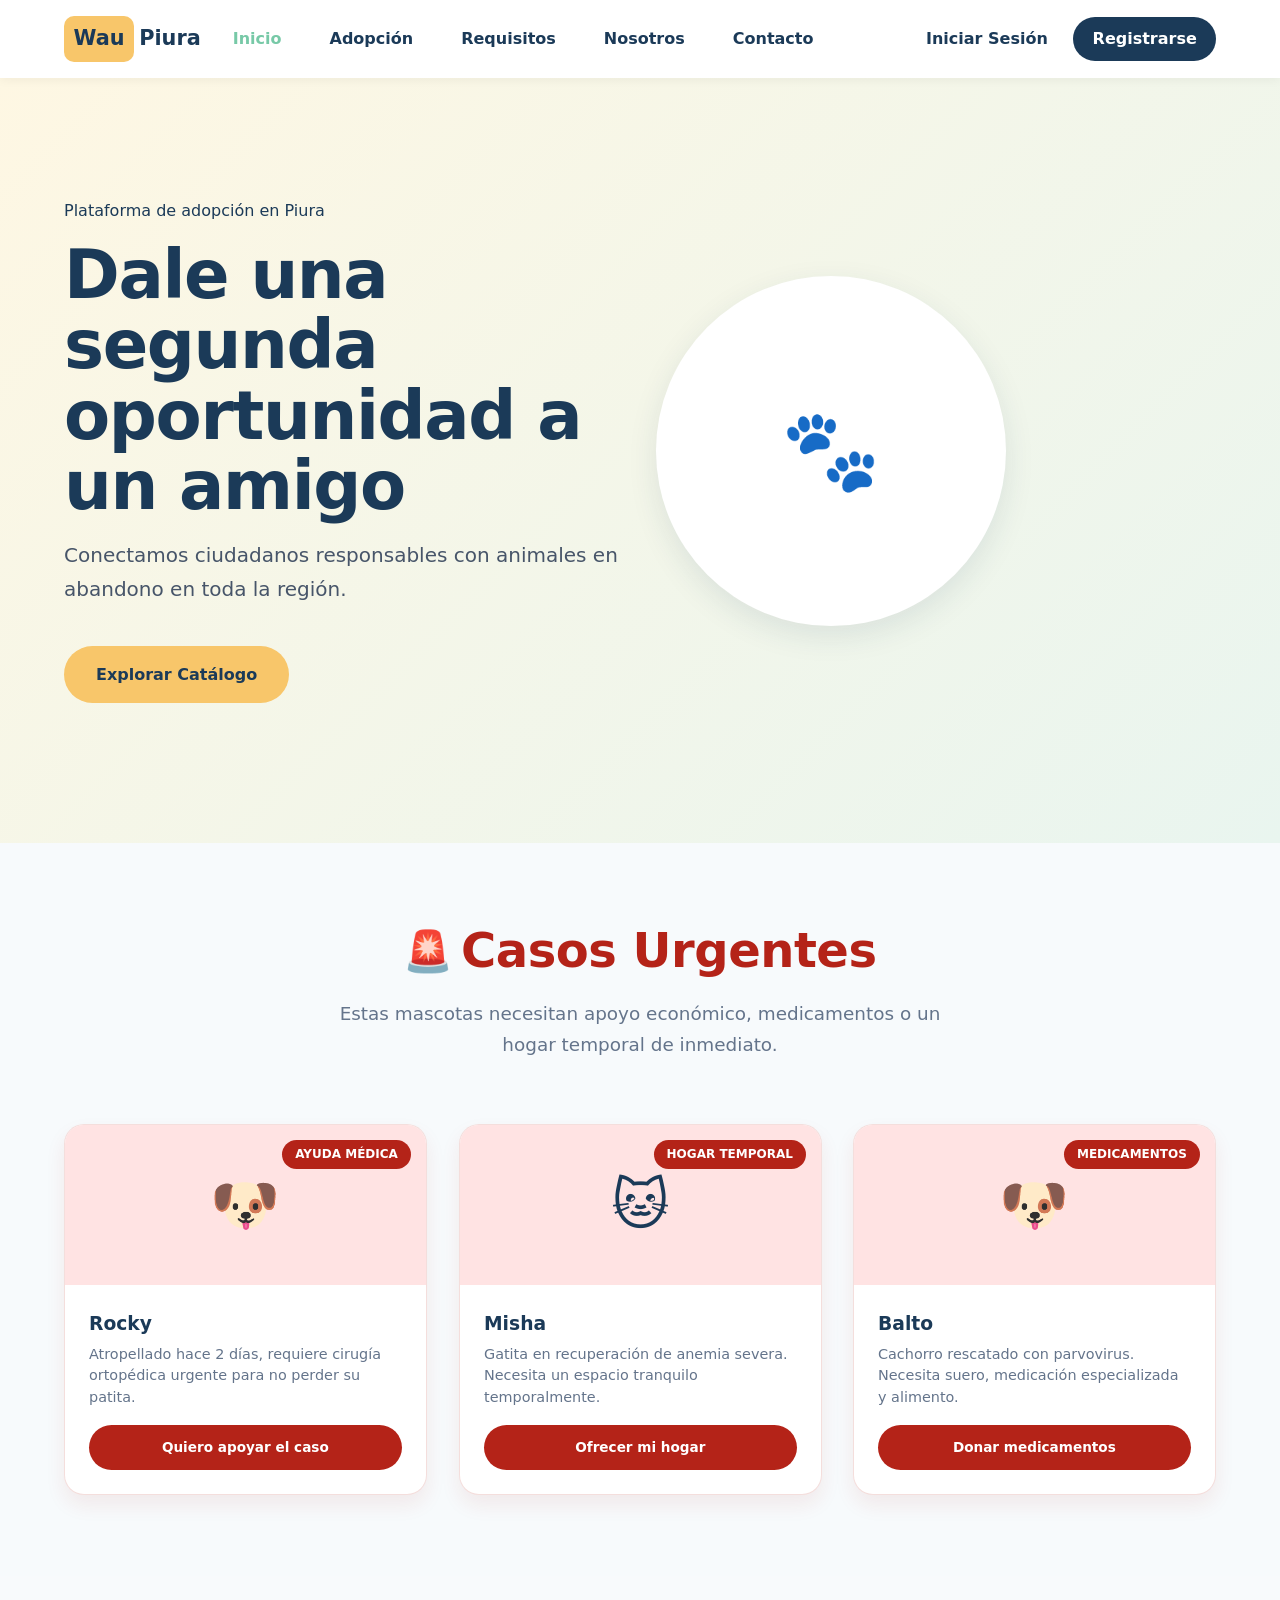
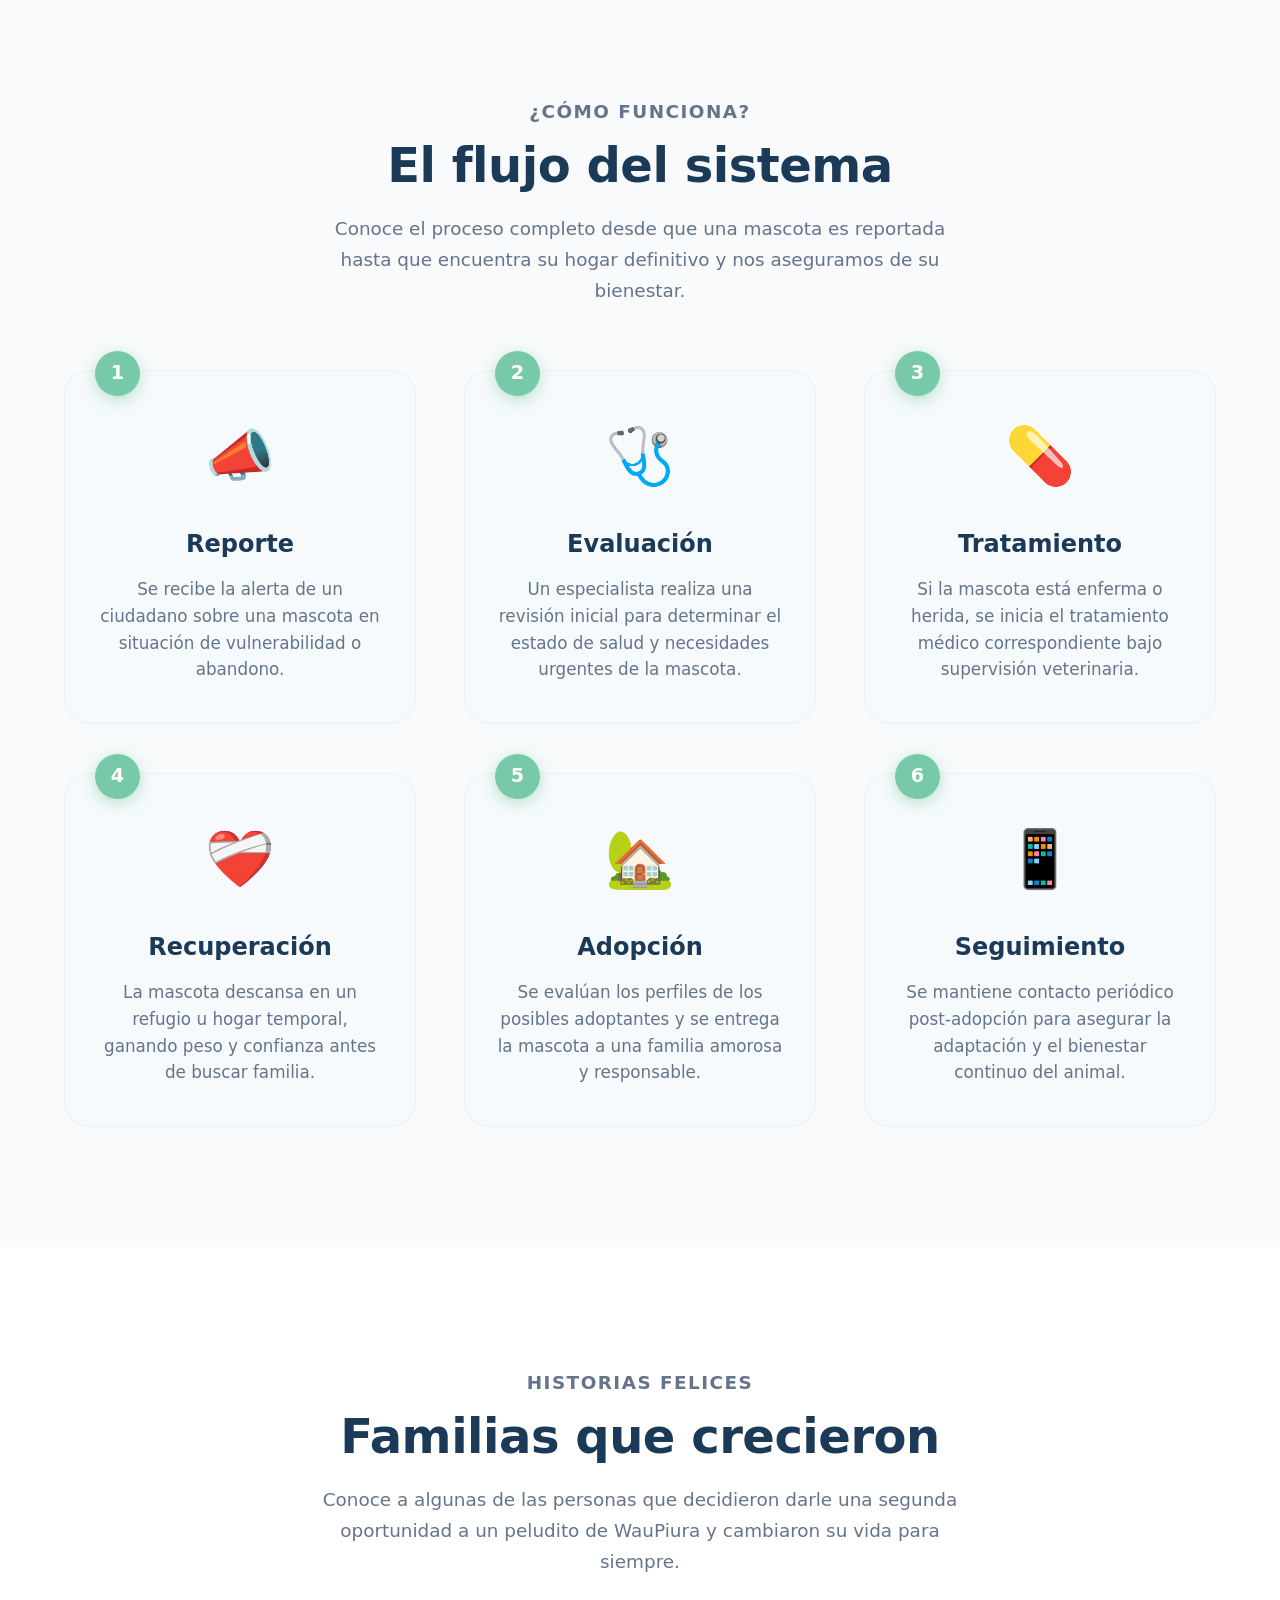
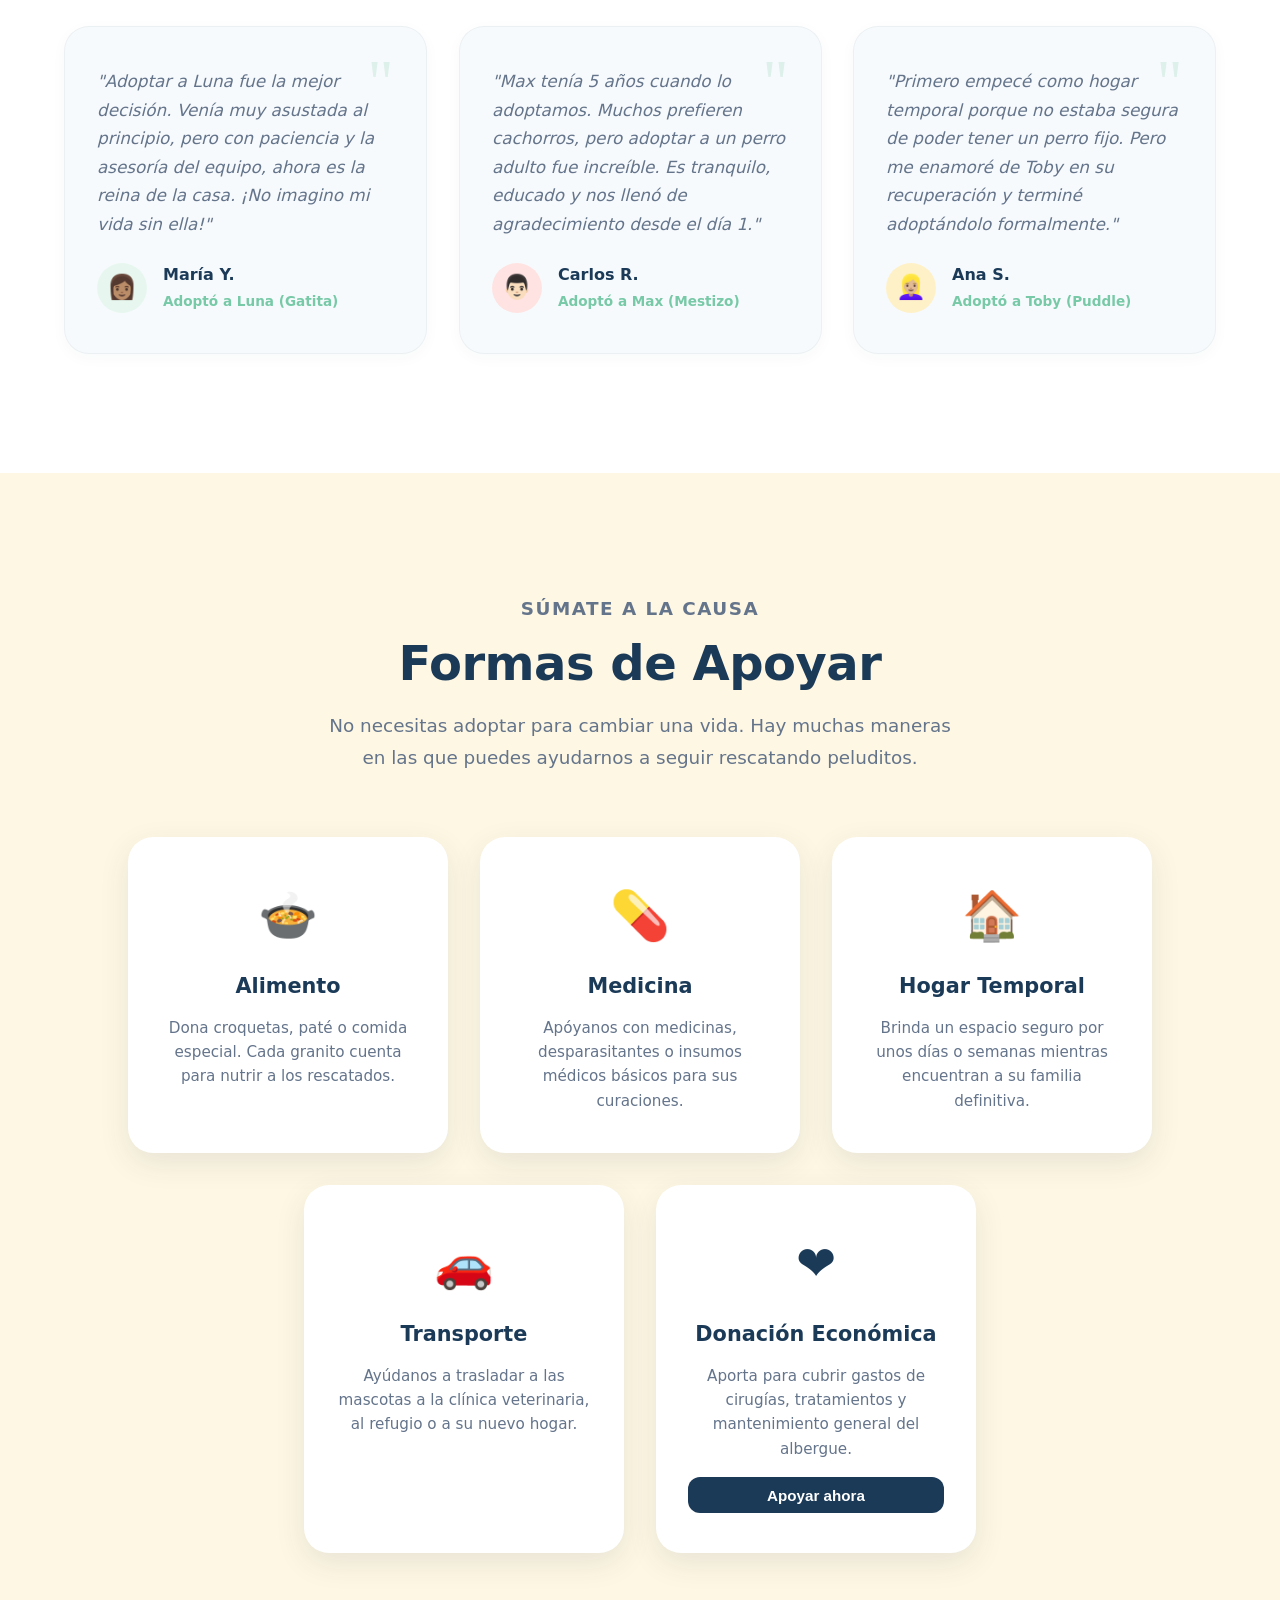
<file: views/index.html>
<!DOCTYPE html>
<html lang="es">
<head>
  <meta charset="UTF-8">
  <meta name="viewport" content="width=device-width, initial-scale=1.0">
  <meta name="description" content="WauPiura es la plataforma de adopción de mascotas en Piura. Dale una segunda oportunidad a un amigo y conecta con animales en abandono.">
  <title>Inicio | WauPiura</title>
  <link rel="preconnect" href="https://fonts.googleapis.com">
  <link rel="preconnect" href="https://fonts.gstatic.com" crossorigin>
  <link href="https://fonts.googleapis.com/css2?family=Nunito:wght@400;600;700;800;900&display=swap" rel="stylesheet">
  <link rel="stylesheet" href="../styles/style.css">
  <link rel="stylesheet" href="../styles/inicio.css">
</head>
<body>
  <header>
    <div class="container navbar">
      <div class="nav-left">
        <a href="index.html" class="logo"><span>Wau</span>Piura</a>
        <nav>
          <a href="index.html" class="active-link">Inicio</a>
          <a href="catalogo.html">Adopción</a>
          <a href="requisitos.html">Requisitos</a>
          <a href="nosotros.html">Nosotros</a>
          <a href="contacto.html">Contacto</a>
        </nav>
      </div>
      <div class="nav-auth">
        <a href="iniciar-sesion.html" class="btn-login">Iniciar Sesión</a>
        <a href="registro.html" class="btn-register">Registrarse</a>
      </div>
    </div>
  </header>

  <main>
    <section class="hero-carousel">
      <div class="carousel-container">
        <div class="slide active">
          <div class="container slide-content">
            <div class="hero-text">
              <p>Plataforma de adopción en Piura</p>
              <h1>Dale una segunda oportunidad a un amigo</h1>
              <p class="lead">Conectamos ciudadanos responsables con animales en abandono en toda la región.</p>
              <a href="catalogo.html" class="cta-button">Explorar Catálogo</a>
            </div>
            <div class="hero-visual-placeholder">
              <div class="decorative-circle">
                <span style="font-size: 5rem;">🐾</span>
              </div>
            </div>
          </div>
        </div>
      </div>
    </section>

    <section class="urgent-cases-section container">
      <div class="section-header text-center">
        <h2 style="color: #B42318; display: flex; align-items: center; justify-content: center; gap: 0.5rem;">
          <span style="font-size: 2.5rem;">🚨</span> Casos Urgentes
        </h2>
        <p>Estas mascotas necesitan apoyo económico, medicamentos o un hogar temporal de inmediato.</p>
      </div>

      <div class="urgent-grid">
        <div class="urgent-card">
          <div class="urgent-image">
            <span style="font-size: 3.5rem;">🐶</span>
            <div class="urgent-badge">Ayuda médica</div>
          </div>
          <div class="urgent-content">
            <h3 style="color: var(--azul-oscuro); margin-bottom: 0.3rem;">Rocky</h3>
            <p style="color: #64748B; font-size: 0.9rem; margin-bottom: 1rem; line-height: 1.5;">Atropellado hace 2 días, requiere cirugía ortopédica urgente para no perder su patita.</p>
            <a href="contacto.html" class="btn-primary" style="background: #B42318; width: 100%; text-align: center; font-size: 0.85rem;">Quiero apoyar el caso</a>
          </div>
        </div>

        <div class="urgent-card">
          <div class="urgent-image">
            <span style="font-size: 3.5rem;">🐱</span>
            <div class="urgent-badge">Hogar temporal</div>
          </div>
          <div class="urgent-content">
            <h3 style="color: var(--azul-oscuro); margin-bottom: 0.3rem;">Misha</h3>
            <p style="color: #64748B; font-size: 0.9rem; margin-bottom: 1rem; line-height: 1.5;">Gatita en recuperación de anemia severa. Necesita un espacio tranquilo temporalmente.</p>
            <a href="contacto.html" class="btn-primary" style="background: #B42318; width: 100%; text-align: center; font-size: 0.85rem;">Ofrecer mi hogar</a>
          </div>
        </div>

        <div class="urgent-card">
          <div class="urgent-image">
            <span style="font-size: 3.5rem;">🐶</span>
            <div class="urgent-badge">Medicamentos</div>
          </div>
          <div class="urgent-content">
            <h3 style="color: var(--azul-oscuro); margin-bottom: 0.3rem;">Balto</h3>
            <p style="color: #64748B; font-size: 0.9rem; margin-bottom: 1rem; line-height: 1.5;">Cachorro rescatado con parvovirus. Necesita suero, medicación especializada y alimento.</p>
            <a href="contacto.html" class="btn-primary" style="background: #B42318; width: 100%; text-align: center; font-size: 0.85rem;">Donar medicamentos</a>
          </div>
        </div>
      </div>
    </section>

    <section class="workflow-section">
      <div class="container">
        <div class="section-header text-center">
          <p class="eyebrow">¿Cómo funciona?</p>
          <h2>El flujo del sistema</h2>
          <p>Conoce el proceso completo desde que una mascota es reportada hasta que encuentra su hogar definitivo y nos aseguramos de su bienestar.</p>
        </div>

        <div class="workflow-grid">
          <div class="workflow-step">
            <div class="step-number">1</div>
            <div class="step-icon">📣</div>
            <h3>Reporte</h3>
            <p>Se recibe la alerta de un ciudadano sobre una mascota en situación de vulnerabilidad o abandono.</p>
          </div>
          
          <div class="workflow-step">
            <div class="step-number">2</div>
            <div class="step-icon">🩺</div>
            <h3>Evaluación</h3>
            <p>Un especialista realiza una revisión inicial para determinar el estado de salud y necesidades urgentes de la mascota.</p>
          </div>

          <div class="workflow-step">
            <div class="step-number">3</div>
            <div class="step-icon">💊</div>
            <h3>Tratamiento</h3>
            <p>Si la mascota está enferma o herida, se inicia el tratamiento médico correspondiente bajo supervisión veterinaria.</p>
          </div>

          <div class="workflow-step">
            <div class="step-number">4</div>
            <div class="step-icon">❤️‍🩹</div>
            <h3>Recuperación</h3>
            <p>La mascota descansa en un refugio u hogar temporal, ganando peso y confianza antes de buscar familia.</p>
          </div>

          <div class="workflow-step">
            <div class="step-number">5</div>
            <div class="step-icon">🏡</div>
            <h3>Adopción</h3>
            <p>Se evalúan los perfiles de los posibles adoptantes y se entrega la mascota a una familia amorosa y responsable.</p>
          </div>

          <div class="workflow-step">
            <div class="step-number">6</div>
            <div class="step-icon">📱</div>
            <h3>Seguimiento</h3>
            <p>Se mantiene contacto periódico post-adopción para asegurar la adaptación y el bienestar continuo del animal.</p>
          </div>
        </div>
      </div>
    </section>

    <section class="testimonials-section">
      <div class="container">
        <div class="section-header text-center" style="margin-bottom: 2rem;">
          <p class="eyebrow">Historias Felices</p>
          <h2>Familias que crecieron</h2>
          <p>Conoce a algunas de las personas que decidieron darle una segunda oportunidad a un peludito de WauPiura y cambiaron su vida para siempre.</p>
        </div>

        <div class="testimonials-grid">
          <div class="testimonial-card">
            <div class="quote-icon">"</div>
            <p class="testimonial-text">"Adoptar a Luna fue la mejor decisión. Venía muy asustada al principio, pero con paciencia y la asesoría del equipo, ahora es la reina de la casa. ¡No imagino mi vida sin ella!"</p>
            <div class="testimonial-author">
              <div class="author-avatar" style="background: #E7F7EF;">👩🏽</div>
              <div class="author-info">
                <h4>María Y.</h4>
                <p>Adoptó a Luna (Gatita)</p>
              </div>
            </div>
          </div>

          <div class="testimonial-card">
            <div class="quote-icon">"</div>
            <p class="testimonial-text">"Max tenía 5 años cuando lo adoptamos. Muchos prefieren cachorros, pero adoptar a un perro adulto fue increíble. Es tranquilo, educado y nos llenó de agradecimiento desde el día 1."</p>
            <div class="testimonial-author">
              <div class="author-avatar" style="background: #FFE3E3;">👨🏻</div>
              <div class="author-info">
                <h4>Carlos R.</h4>
                <p>Adoptó a Max (Mestizo)</p>
              </div>
            </div>
          </div>

          <div class="testimonial-card">
            <div class="quote-icon">"</div>
            <p class="testimonial-text">"Primero empecé como hogar temporal porque no estaba segura de poder tener un perro fijo. Pero me enamoré de Toby en su recuperación y terminé adoptándolo formalmente."</p>
            <div class="testimonial-author">
              <div class="author-avatar" style="background: #FFF1C7;">👱🏼‍♀️</div>
              <div class="author-info">
                <h4>Ana S.</h4>
                <p>Adoptó a Toby (Puddle)</p>
              </div>
            </div>
          </div>
        </div>
      </div>
    </section>

    <section class="support-section">
      <div class="container">
        <div class="section-header text-center">
          <p class="eyebrow">Súmate a la causa</p>
          <h2>Formas de Apoyar</h2>
          <p>No necesitas adoptar para cambiar una vida. Hay muchas maneras en las que puedes ayudarnos a seguir rescatando peluditos.</p>
        </div>

        <div class="support-grid">
          <div class="support-card">
            <div class="support-icon">🍲</div>
            <h3>Alimento</h3>
            <p>Dona croquetas, paté o comida especial. Cada granito cuenta para nutrir a los rescatados.</p>
          </div>

          <div class="support-card">
            <div class="support-icon">💊</div>
            <h3>Medicina</h3>
            <p>Apóyanos con medicinas, desparasitantes o insumos médicos básicos para sus curaciones.</p>
          </div>

          <div class="support-card">
            <div class="support-icon">🏠</div>
            <h3>Hogar Temporal</h3>
            <p>Brinda un espacio seguro por unos días o semanas mientras encuentran a su familia definitiva.</p>
          </div>

          <div class="support-card">
            <div class="support-icon">🚗</div>
            <h3>Transporte</h3>
            <p>Ayúdanos a trasladar a las mascotas a la clínica veterinaria, al refugio o a su nuevo hogar.</p>
          </div>

          <div class="support-card">
            <div class="support-icon">❤️</div>
            <h3>Donación Económica</h3>
            <p>Aporta para cubrir gastos de cirugías, tratamientos y mantenimiento general del albergue.</p>
            <button class="btn-register" style="margin-top: 1rem; width: 100%; border-radius: 12px; font-size: 0.95rem;" onclick="alert('Gracias por tu intención de apoyar. Esta es una demostración visual sin pasarela de pagos conectada.')">Apoyar ahora</button>
          </div>
        </div>
      </div>
    </section>
  </main>
  <script src="../scripts/index.js"></script>
</body>
</html>
</file>
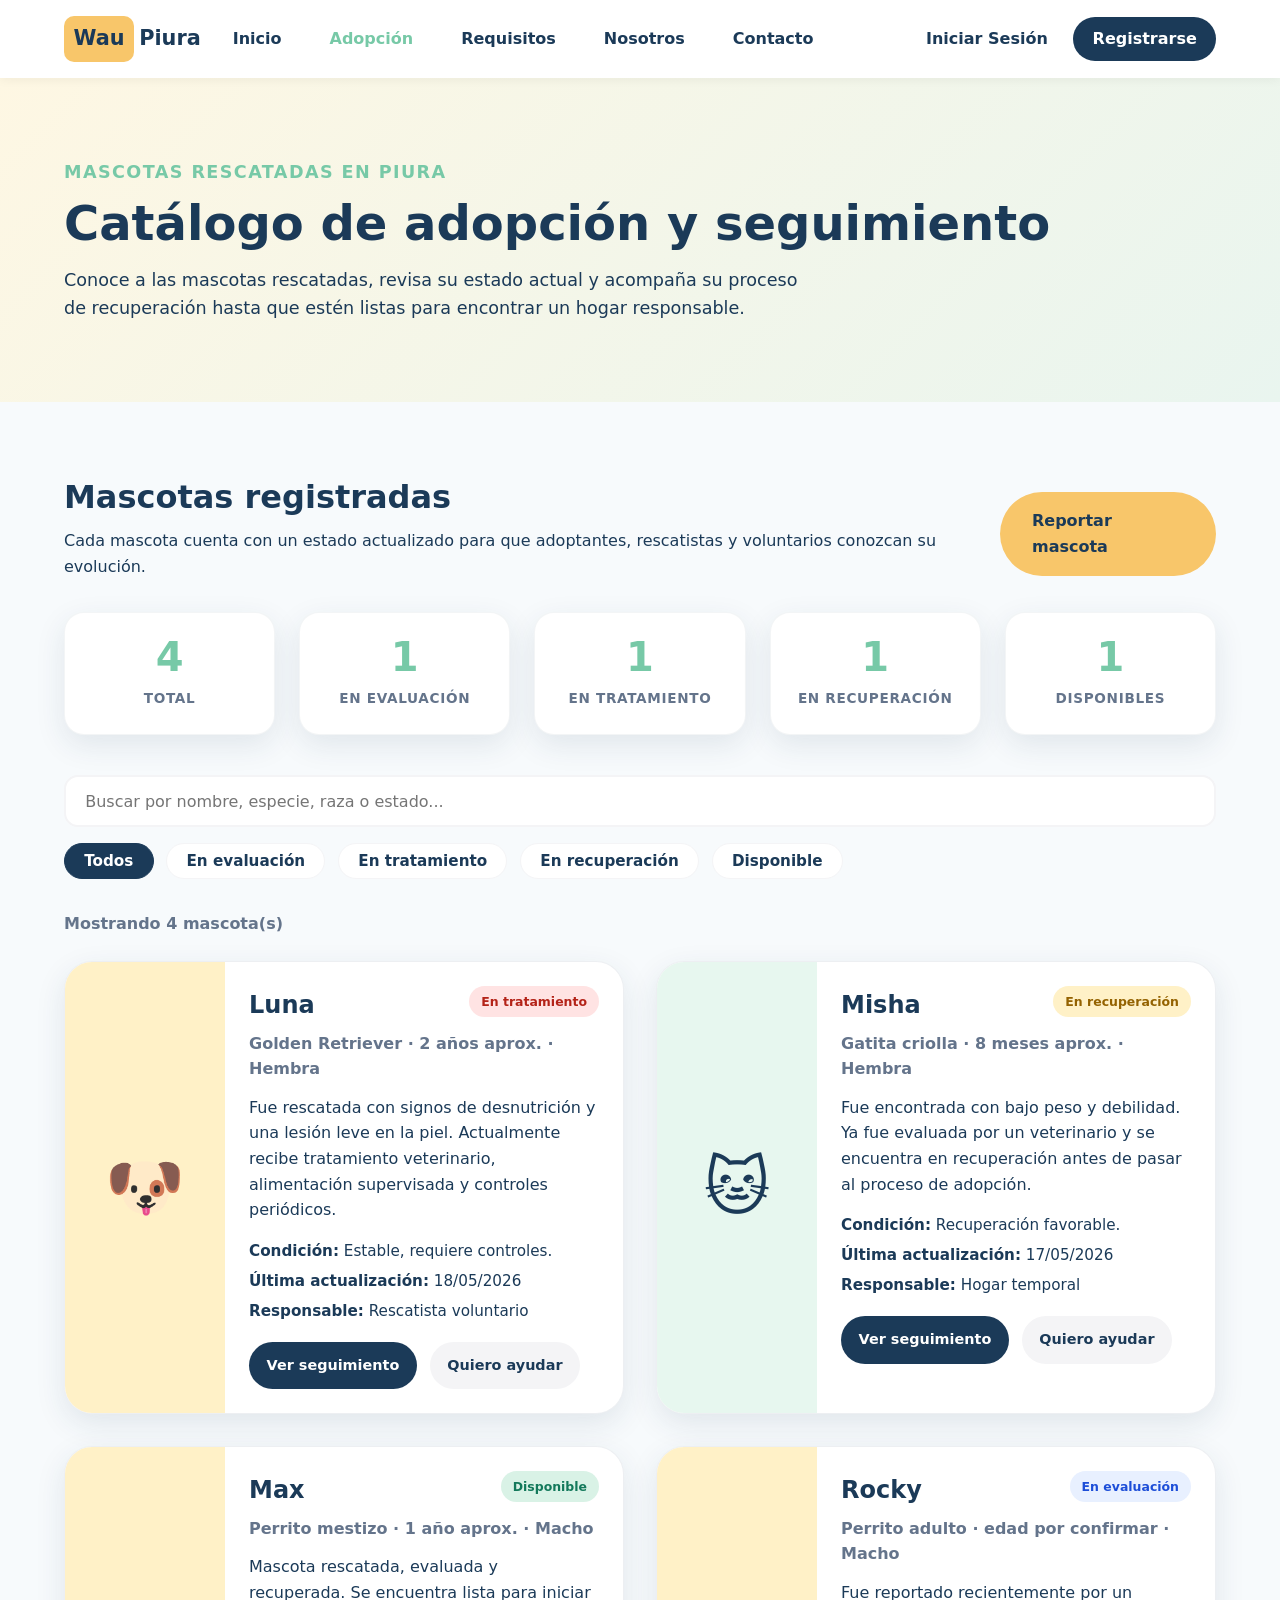
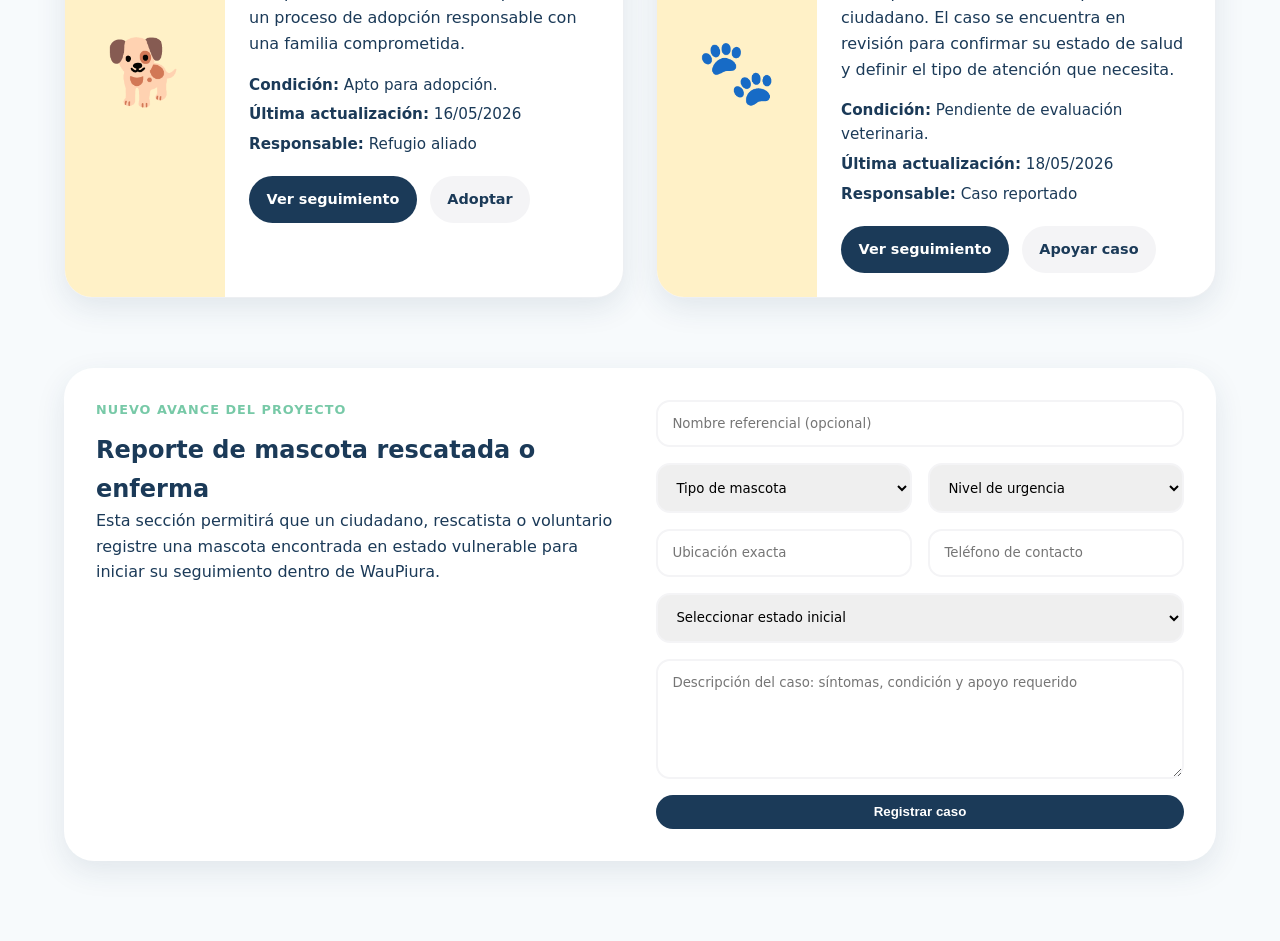
<file: views/catalogo.html>
<!DOCTYPE html>
<html lang="es">
<head>
  <meta charset="UTF-8">
  <meta name="viewport" content="width=device-width, initial-scale=1.0">
  <meta name="description" content="Explora el catálogo de mascotas rescatadas en Piura. Conoce su estado, evolución y anímate a adoptar o ayudar.">
  <link rel="preconnect" href="https://fonts.googleapis.com">
  <link rel="preconnect" href="https://fonts.gstatic.com" crossorigin>
  <link href="https://fonts.googleapis.com/css2?family=Nunito:wght@400;600;700;800;900&display=swap" rel="stylesheet">
  <title>Catálogo | WauPiura</title>
  <link rel="stylesheet" href="../styles/style.css">
  <link rel="stylesheet" href="../styles/catalogo.css">
</head>

<body>
  <header>
    <div class="container navbar">
      <div class="nav-left">
        <a href="index.html" class="logo"><span>Wau</span>Piura</a>

        <nav>
          <a href="index.html">Inicio</a>
          <a href="catalogo.html" class="active-link">Adopción</a>
          <a href="requisitos.html">Requisitos</a>
          <a href="nosotros.html">Nosotros</a>
          <a href="contacto.html">Contacto</a>
        </nav>
      </div>

      <div class="nav-auth">
        <a href="iniciar-sesion.html" class="btn-login">Iniciar Sesión</a>
        <a href="registro.html" class="btn-register">Registrarse</a>
      </div>
    </div>
  </header>

  <main>
    <section class="catalog-hero">
      <div class="container">
        <p class="eyebrow">Mascotas rescatadas en Piura</p>

        <h1>Catálogo de adopción y seguimiento</h1>

        <p>
          Conoce a las mascotas rescatadas, revisa su estado actual y acompaña su proceso
          de recuperación hasta que estén listas para encontrar un hogar responsable.
        </p>
      </div>
    </section>

    <section class="container catalog-section">
      <div class="catalog-toolbar">
        <div>
          <h2>Mascotas registradas</h2>

          <p>
            Cada mascota cuenta con un estado actualizado para que adoptantes, rescatistas
            y voluntarios conozcan su evolución.
          </p>
        </div>

        <a href="#reportar" class="cta-button">Reportar mascota</a>
      </div>

      <div class="catalog-summary">
        <div class="summary-card">
          <span class="summary-number" id="count-todos">0</span>
          <span class="summary-label">Total</span>
        </div>
        <div class="summary-card">
          <span class="summary-number" id="count-evaluacion">0</span>
          <span class="summary-label">En evaluación</span>
        </div>
        <div class="summary-card">
          <span class="summary-number" id="count-tratamiento">0</span>
          <span class="summary-label">En tratamiento</span>
        </div>
        <div class="summary-card">
          <span class="summary-number" id="count-recuperacion">0</span>
          <span class="summary-label">En recuperación</span>
        </div>
        <div class="summary-card">
          <span class="summary-number" id="count-disponible">0</span>
          <span class="summary-label">Disponibles</span>
        </div>
      </div>

      <div class="catalog-search">
        <input type="text" id="pet-search" class="search-input" placeholder="Buscar por nombre, especie, raza o estado...">
      </div>

      <div class="catalog-filters">
        <button class="filter-btn active-filter" data-filter="todos">Todos</button>
        <button class="filter-btn" data-filter="evaluacion">En evaluación</button>
        <button class="filter-btn" data-filter="tratamiento">En tratamiento</button>
        <button class="filter-btn" data-filter="recuperacion">En recuperación</button>
        <button class="filter-btn" data-filter="disponible">Disponible</button>
      </div>

      <div class="results-counter" style="margin-bottom: 1.5rem; font-weight: 600; color: #64748B;">
        Mostrando <span id="visible-count">0</span> mascota(s)
      </div>

      <div class="pet-grid">
        <article class="pet-card" data-status="tratamiento">
          <div class="pet-image pet-dog">🐶</div>

          <div class="pet-content">
            <div class="pet-header">
              <h3>Luna</h3>
              <span class="status-badge status-treatment">En tratamiento</span>
            </div>

            <p class="pet-meta">Golden Retriever · 2 años aprox. · Hembra</p>

            <p>
              Fue rescatada con signos de desnutrición y una lesión leve en la piel.
              Actualmente recibe tratamiento veterinario, alimentación supervisada
              y controles periódicos.
            </p>

            <ul class="pet-details">
              <li><strong>Condición:</strong> Estable, requiere controles.</li>
              <li><strong>Última actualización:</strong> 18/05/2026</li>
              <li><strong>Responsable:</strong> Rescatista voluntario</li>
            </ul>

            <div class="pet-actions">
              <a href="seguimiento.html" class="btn-primary">Ver seguimiento</a>
              <a href="registro.html" class="btn-secondary">Quiero ayudar</a>
            </div>
          </div>
        </article>

        <article class="pet-card" data-status="recuperacion">
          <div class="pet-image pet-cat">🐱</div>

          <div class="pet-content">
            <div class="pet-header">
              <h3>Misha</h3>
              <span class="status-badge status-recovery">En recuperación</span>
            </div>

            <p class="pet-meta">Gatita criolla · 8 meses aprox. · Hembra</p>

            <p>
              Fue encontrada con bajo peso y debilidad. Ya fue evaluada por un veterinario
              y se encuentra en recuperación antes de pasar al proceso de adopción.
            </p>

            <ul class="pet-details">
              <li><strong>Condición:</strong> Recuperación favorable.</li>
              <li><strong>Última actualización:</strong> 17/05/2026</li>
              <li><strong>Responsable:</strong> Hogar temporal</li>
            </ul>

            <div class="pet-actions">
              <a href="seguimiento.html" class="btn-primary">Ver seguimiento</a>
              <a href="registro.html" class="btn-secondary">Quiero ayudar</a>
            </div>
          </div>
        </article>

        <article class="pet-card" data-status="disponible">
          <div class="pet-image pet-dog">🐕</div>

          <div class="pet-content">
            <div class="pet-header">
              <h3>Max</h3>
              <span class="status-badge status-available">Disponible</span>
            </div>

            <p class="pet-meta">Perrito mestizo · 1 año aprox. · Macho</p>

            <p>
              Mascota rescatada, evaluada y recuperada. Se encuentra lista para iniciar
              un proceso de adopción responsable con una familia comprometida.
            </p>

            <ul class="pet-details">
              <li><strong>Condición:</strong> Apto para adopción.</li>
              <li><strong>Última actualización:</strong> 16/05/2026</li>
              <li><strong>Responsable:</strong> Refugio aliado</li>
            </ul>

            <div class="pet-actions">
              <a href="seguimiento.html" class="btn-primary">Ver seguimiento</a>
              <a href="registro.html" class="btn-secondary">Adoptar</a>
            </div>
          </div>
        </article>

        <article class="pet-card" data-status="evaluacion">
          <div class="pet-image pet-dog">🐾</div>

          <div class="pet-content">
            <div class="pet-header">
              <h3>Rocky</h3>
              <span class="status-badge status-review">En evaluación</span>
            </div>

            <p class="pet-meta">Perrito adulto · edad por confirmar · Macho</p>

            <p>
              Fue reportado recientemente por un ciudadano. El caso se encuentra en revisión
              para confirmar su estado de salud y definir el tipo de atención que necesita.
            </p>

            <ul class="pet-details">
              <li><strong>Condición:</strong> Pendiente de evaluación veterinaria.</li>
              <li><strong>Última actualización:</strong> 18/05/2026</li>
              <li><strong>Responsable:</strong> Caso reportado</li>
            </ul>

            <div class="pet-actions">
              <a href="seguimiento.html" class="btn-primary">Ver seguimiento</a>
              <a href="registro.html" class="btn-secondary">Apoyar caso</a>
            </div>
          </div>
        </article>
      </div>

      <div id="no-results" class="no-results" style="display: none;">
        <h3>No se encontraron mascotas 🐾</h3>
        <p>Intenta con otros términos de búsqueda o selecciona otro filtro de estado.</p>
      </div>
    </section>

    <section id="reportar" class="container report-section">
      <div class="report-card">
        <div>
          <p class="eyebrow">Nuevo avance del proyecto</p>

          <h2>Reporte de mascota rescatada o enferma</h2>

          <p>
            Esta sección permitirá que un ciudadano, rescatista o voluntario registre una
            mascota encontrada en estado vulnerable para iniciar su seguimiento dentro de WauPiura.
          </p>
        </div>

        <form class="report-form" novalidate>
          <input type="text" placeholder="Nombre referencial (opcional)">

          <div class="form-row">
            <select required>
              <option value="">Tipo de mascota</option>
              <option>Perro</option>
              <option>Gato</option>
              <option>Otro</option>
            </select>

            <select required>
              <option value="">Nivel de urgencia</option>
              <option>Alta</option>
              <option>Media</option>
              <option>Baja</option>
            </select>
          </div>

          <div class="form-row">
            <input type="text" placeholder="Ubicación exacta" required>
            <input type="tel" placeholder="Teléfono de contacto" required>
          </div>

          <select required>
            <option value="">Seleccionar estado inicial</option>
            <option>Rescatado</option>
            <option>En evaluación veterinaria</option>
            <option>En tratamiento</option>
            <option>En recuperación</option>
          </select>

          <textarea placeholder="Descripción del caso: síntomas, condición y apoyo requerido" required></textarea>

          <button type="submit" class="btn-register">Registrar caso</button>
        </form>
      </div>
    </section>
  </main>
  <script src="../scripts/index.js"></script>
</body>
</html>
</file>
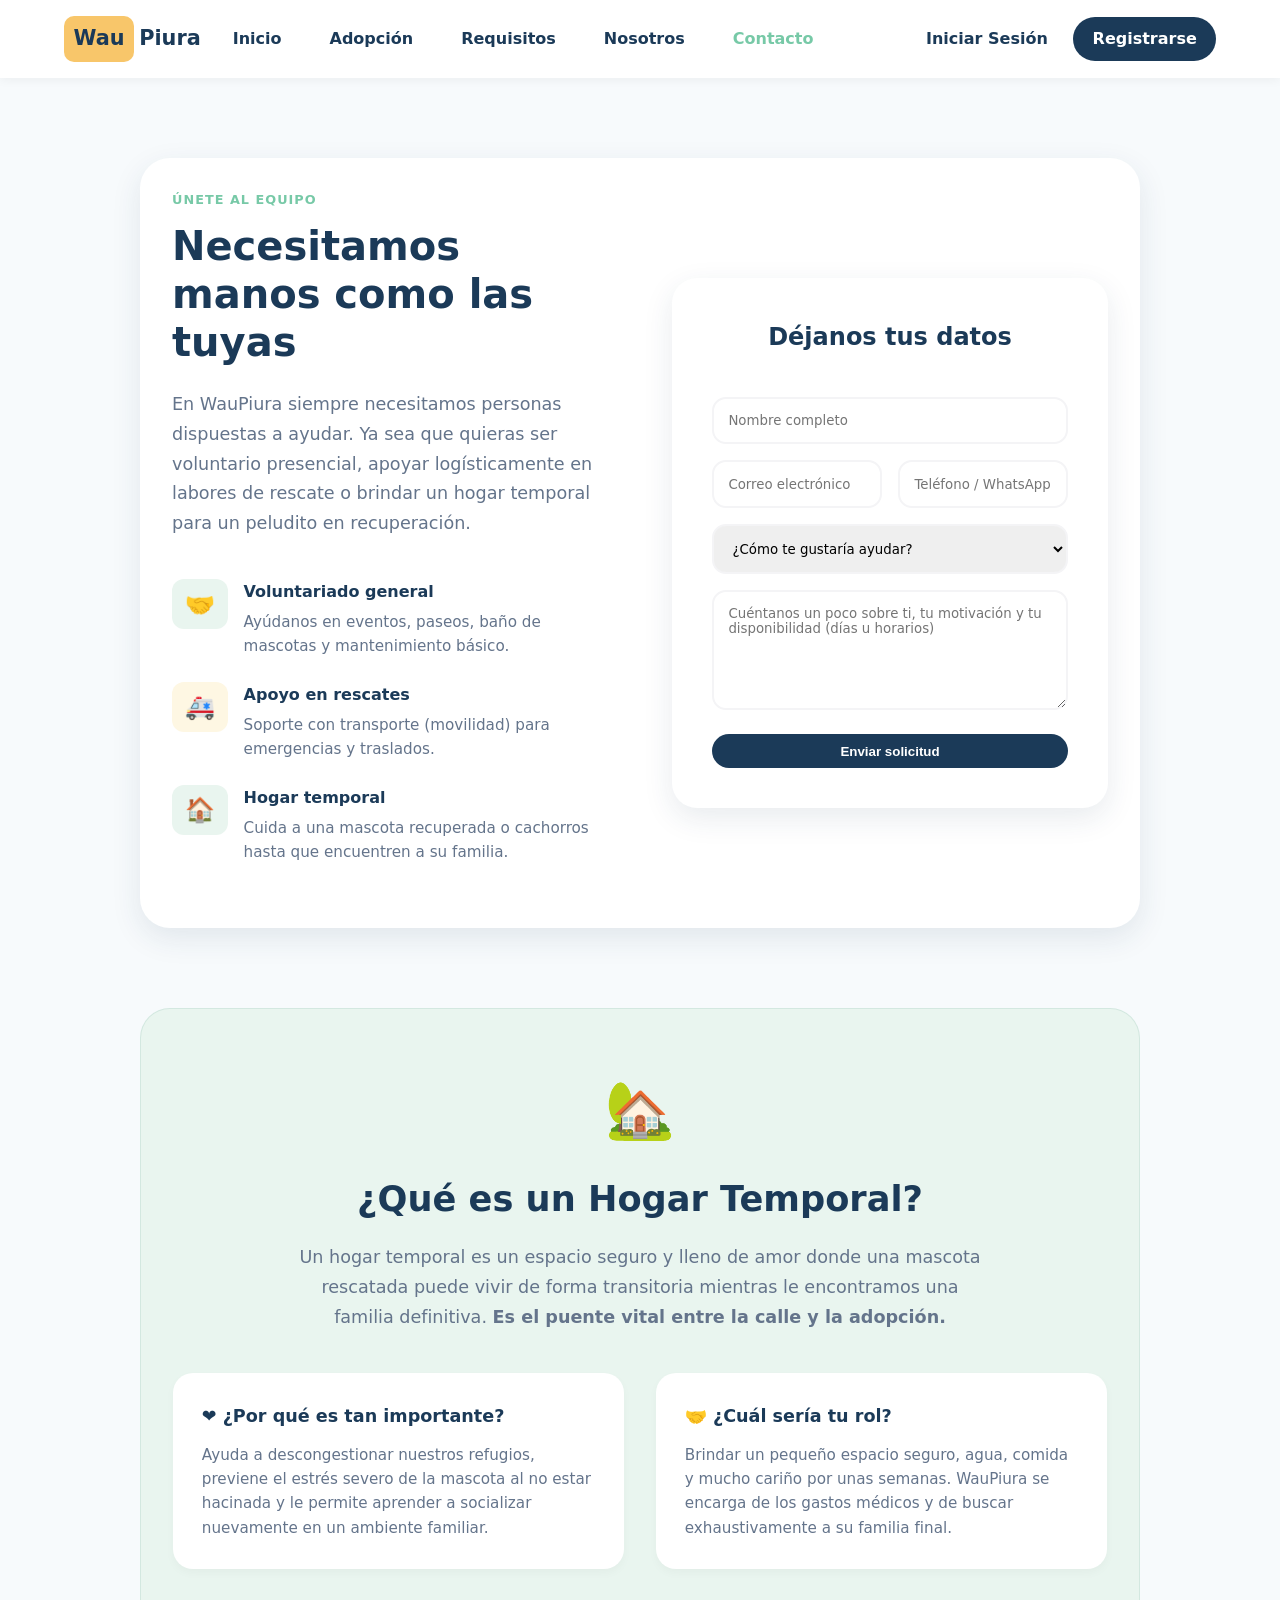
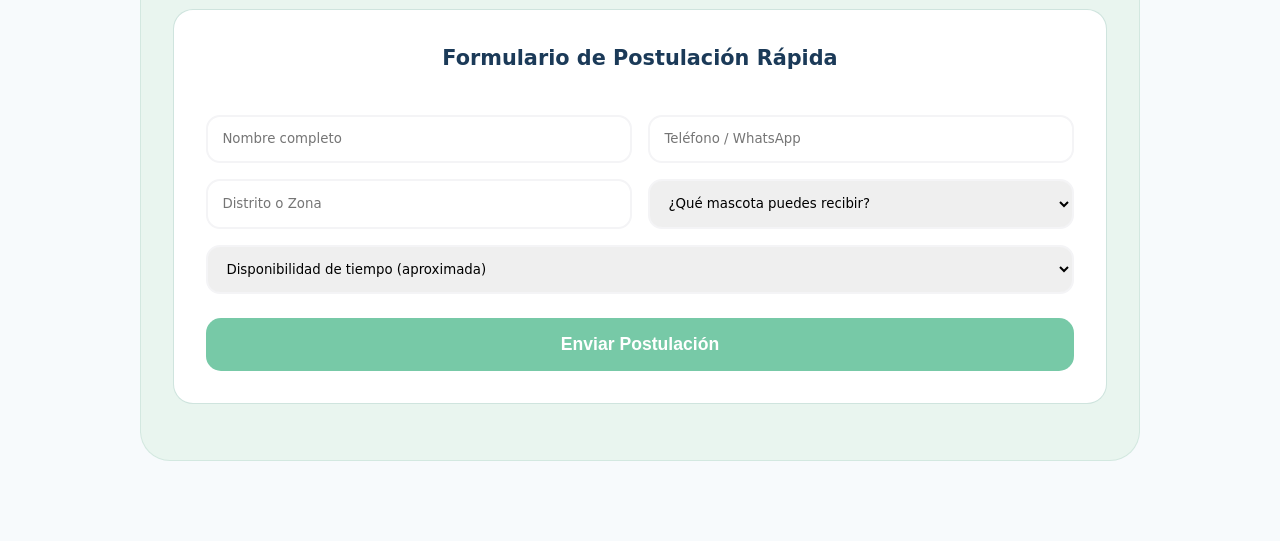
<file: views/contacto.html>
<!DOCTYPE html>
<html lang="es">
<head>
  <meta charset="UTF-8">
  <meta name="viewport" content="width=device-width, initial-scale=1.0">
  <meta name="description" content="Contáctanos para ser voluntario, apoyar rescates o brindar un hogar temporal en WauPiura.">
  <title>Contacto y Voluntariado | WauPiura</title>
  <link rel="stylesheet" href="../styles/style.css">
</head>
<body>
  <header>
    <div class="container navbar">
      <div class="nav-left">
        <a href="index.html" class="logo"><span>Wau</span>Piura</a>
        <nav>
          <a href="index.html">Inicio</a>
          <a href="catalogo.html">Adopción</a>
          <a href="requisitos.html">Requisitos</a>
          <a href="nosotros.html">Nosotros</a>
          <a href="contacto.html" class="active-link">Contacto</a>
        </nav>
      </div>
      <div class="nav-auth">
        <a href="iniciar-sesion.html" class="btn-login">Iniciar Sesión</a>
        <a href="registro.html" class="btn-register">Registrarse</a>
      </div>
    </div>
  </header>

  <main>
    <section class="container" style="padding: 80px 0;">
      <div class="report-card" style="max-width: 1000px; margin: 0 auto; display: grid; grid-template-columns: 1fr 1fr; align-items: center; gap: 4rem;">
        
        <div>
          <p class="eyebrow">Únete al equipo</p>
          <h1 style="font-size: 2.5rem; color: var(--azul-oscuro); margin-bottom: 1.5rem; line-height: 1.2;">Necesitamos manos como las tuyas</h1>
          <p style="color: #64748B; font-size: 1.1rem; line-height: 1.7; margin-bottom: 2.5rem;">
            En WauPiura siempre necesitamos personas dispuestas a ayudar. Ya sea que quieras ser voluntario presencial, apoyar logísticamente en labores de rescate o brindar un hogar temporal para un peludito en recuperación.
          </p>
          
          <ul style="list-style: none; padding: 0; display: grid; gap: 1.5rem; margin-bottom: 2rem;">
            <li style="display: flex; gap: 1rem; align-items: flex-start;">
              <span style="font-size: 1.5rem; background: #E9F5EF; padding: 0.8rem; border-radius: 12px; line-height: 1;">🤝</span>
              <div>
                <h4 style="color: var(--azul-oscuro); margin-bottom: 0.3rem;">Voluntariado general</h4>
                <p style="color: #64748B; font-size: 0.95rem;">Ayúdanos en eventos, paseos, baño de mascotas y mantenimiento básico.</p>
              </div>
            </li>
            <li style="display: flex; gap: 1rem; align-items: flex-start;">
              <span style="font-size: 1.5rem; background: #FEF7E3; padding: 0.8rem; border-radius: 12px; line-height: 1;">🚑</span>
              <div>
                <h4 style="color: var(--azul-oscuro); margin-bottom: 0.3rem;">Apoyo en rescates</h4>
                <p style="color: #64748B; font-size: 0.95rem;">Soporte con transporte (movilidad) para emergencias y traslados.</p>
              </div>
            </li>
            <li style="display: flex; gap: 1rem; align-items: flex-start;">
              <span style="font-size: 1.5rem; background: #E9F5EF; padding: 0.8rem; border-radius: 12px; line-height: 1;">🏠</span>
              <div>
                <h4 style="color: var(--azul-oscuro); margin-bottom: 0.3rem;">Hogar temporal</h4>
                <p style="color: #64748B; font-size: 0.95rem;">Cuida a una mascota recuperada o cachorros hasta que encuentren a su familia.</p>
              </div>
            </li>
          </ul>
        </div>

        <form class="report-form" id="contact-form" novalidate style="background: var(--blanco); padding: 2.5rem; border-radius: 25px; box-shadow: var(--sombra);">
          <h3 style="color: var(--azul-oscuro); margin-bottom: 1.5rem; font-size: 1.5rem; text-align: center;">Déjanos tus datos</h3>
          
          <input type="text" placeholder="Nombre completo" required name="nombre">
          
          <div class="form-row">
            <input type="email" placeholder="Correo electrónico" required name="correo">
            <input type="tel" placeholder="Teléfono / WhatsApp" required name="telefono">
          </div>

          <select required name="interes">
            <option value="">¿Cómo te gustaría ayudar?</option>
            <option value="voluntariado">Quiero ser voluntario(a)</option>
            <option value="rescates">Quiero apoyar en rescates</option>
            <option value="temporal">Puedo ser hogar temporal</option>
            <option value="otro">Otra forma de ayuda</option>
          </select>

          <textarea placeholder="Cuéntanos un poco sobre ti, tu motivación y tu disponibilidad (días u horarios)" required name="mensaje" style="height: 120px;"></textarea>

          <button type="submit" class="btn-register" style="width: 100%; margin-top: 0.5rem;">Enviar solicitud</button>
        </form>

      </div>
    </section>

    <section class="container" style="padding-bottom: 80px; max-width: 1000px; margin: 0 auto;">
      <div style="background: #E9F5EF; border-radius: 30px; padding: 3.5rem 2rem; text-align: center; border: 1px solid rgba(19, 121, 91, 0.1);">
        <span style="font-size: 3.5rem; display: block; margin-bottom: 1rem;">🏡</span>
        <h2 style="font-size: 2.2rem; color: var(--azul-oscuro); margin-bottom: 1rem;">¿Qué es un Hogar Temporal?</h2>
        
        <p style="color: #64748B; font-size: 1.1rem; line-height: 1.7; margin-bottom: 2.5rem; max-width: 700px; margin-inline: auto;">
          Un hogar temporal es un espacio seguro y lleno de amor donde una mascota rescatada puede vivir de forma transitoria mientras le encontramos una familia definitiva. 
          <strong>Es el puente vital entre la calle y la adopción.</strong>
        </p>

        <div style="display: grid; grid-template-columns: repeat(auto-fit, minmax(280px, 1fr)); gap: 2rem; text-align: left; margin-bottom: 2.5rem;">
          <div style="background: var(--blanco); padding: 1.8rem; border-radius: 20px; box-shadow: 0 4px 10px rgba(0,0,0,0.03);">
            <h4 style="color: var(--azul-oscuro); margin-bottom: 0.8rem; font-size: 1.1rem;">❤️ ¿Por qué es tan importante?</h4>
            <p style="color: #64748B; font-size: 0.95rem;">Ayuda a descongestionar nuestros refugios, previene el estrés severo de la mascota al no estar hacinada y le permite aprender a socializar nuevamente en un ambiente familiar.</p>
          </div>
          <div style="background: var(--blanco); padding: 1.8rem; border-radius: 20px; box-shadow: 0 4px 10px rgba(0,0,0,0.03);">
            <h4 style="color: var(--azul-oscuro); margin-bottom: 0.8rem; font-size: 1.1rem;">🤝 ¿Cuál sería tu rol?</h4>
            <p style="color: #64748B; font-size: 0.95rem;">Brindar un pequeño espacio seguro, agua, comida y mucho cariño por unas semanas. WauPiura se encarga de los gastos médicos y de buscar exhaustivamente a su familia final.</p>
          </div>
        </div>

        <form id="foster-form" class="report-form" novalidate style="background: var(--blanco); padding: 2rem; border-radius: 20px; text-align: left; margin-top: 1.5rem; border: 1px solid rgba(19, 121, 91, 0.2);">
          <h3 style="color: var(--azul-oscuro); margin-bottom: 1.5rem; font-size: 1.3rem; text-align: center;">Formulario de Postulación Rápida</h3>
          
          <div class="form-row">
            <input type="text" placeholder="Nombre completo" required name="foster-nombre">
            <input type="tel" placeholder="Teléfono / WhatsApp" required name="foster-telefono">
          </div>

          <div class="form-row">
            <input type="text" placeholder="Distrito o Zona" required name="foster-distrito">
            <select required name="foster-tipo">
              <option value="">¿Qué mascota puedes recibir?</option>
              <option value="perros">Perros (Adultos/Jóvenes)</option>
              <option value="cachorros">Cachorros</option>
              <option value="gatos">Gatos</option>
              <option value="gatitos">Gatitos bebé</option>
              <option value="cualquiera">Cualquiera</option>
            </select>
          </div>

          <select required name="foster-disponibilidad">
            <option value="">Disponibilidad de tiempo (aproximada)</option>
            <option value="dias">Unos pocos días (emergencia)</option>
            <option value="semanas">1 a 3 semanas</option>
            <option value="mes">1 mes o más</option>
            <option value="indefinido">Hasta que sea adoptado</option>
          </select>

          <button type="submit" class="btn-primary" style="background: var(--verde-menta-oscuro); color: var(--blanco); font-size: 1.1rem; padding: 1rem; width: 100%; border: none; cursor: pointer; border-radius: 15px; margin-top: 0.5rem;">Enviar Postulación</button>
        </form>
      </div>
    </section>
  </main>

  <script>
    document.addEventListener('DOMContentLoaded', () => {
      const contactForm = document.getElementById('contact-form');
      if (contactForm) {
        const msgContainer = document.createElement('div');
        msgContainer.style.marginTop = '1rem';
        msgContainer.style.fontWeight = '700';
        msgContainer.style.fontSize = '0.95rem';
        msgContainer.style.display = 'none';
        msgContainer.style.textAlign = 'center';
        contactForm.appendChild(msgContainer);

        contactForm.addEventListener('submit', (e) => {
          e.preventDefault();
          
          const requiredFields = contactForm.querySelectorAll('[required]');
          let isValid = true;

          requiredFields.forEach(field => field.classList.remove('input-error'));

          requiredFields.forEach(field => {
            const val = field.value.trim();
            if (!val) {
              isValid = false;
              field.classList.add('input-error');
            } else if (field.type === 'tel') {
              const phoneRegex = /^[0-9\s\+]+$/;
              if (!phoneRegex.test(val) || val.replace(/\s/g, '').length < 6) {
                isValid = false;
                field.classList.add('input-error');
              }
            } else if (field.type === 'email') {
              if (!val.includes('@')) {
                isValid = false;
                field.classList.add('input-error');
              }
            }
          });

          if (!isValid) {
            msgContainer.style.color = '#B42318';
            msgContainer.textContent = 'Por favor, revisa los campos marcados en rojo.';
            msgContainer.style.display = 'block';
          } else {
            msgContainer.style.color = '#13795B';
            msgContainer.textContent = '¡Gracias por sumarte! Te contactaremos por WhatsApp o correo muy pronto.';
            msgContainer.style.display = 'block';
            setTimeout(() => {
              contactForm.reset();
              msgContainer.style.display = 'none';
            }, 5000);
          }
        });
      }

      // Validacion para el formulario de hogar temporal
      const fosterForm = document.getElementById('foster-form');
      if (fosterForm) {
        const msgContainer2 = document.createElement('div');
        msgContainer2.style.marginTop = '1rem';
        msgContainer2.style.fontWeight = '700';
        msgContainer2.style.fontSize = '0.95rem';
        msgContainer2.style.display = 'none';
        msgContainer2.style.textAlign = 'center';
        fosterForm.appendChild(msgContainer2);

        fosterForm.addEventListener('submit', (e) => {
          e.preventDefault();
          
          const requiredFields = fosterForm.querySelectorAll('[required]');
          let isValid = true;

          requiredFields.forEach(field => field.classList.remove('input-error'));

          requiredFields.forEach(field => {
            const val = field.value.trim();
            if (!val) {
              isValid = false;
              field.classList.add('input-error');
            } else if (field.type === 'tel') {
              const phoneRegex = /^[0-9\s\+]+$/;
              if (!phoneRegex.test(val) || val.replace(/\s/g, '').length < 6) {
                isValid = false;
                field.classList.add('input-error');
              }
            }
          });

          if (!isValid) {
            msgContainer2.style.color = '#B42318';
            msgContainer2.textContent = 'Por favor, completa todos los campos.';
            msgContainer2.style.display = 'block';
          } else {
            msgContainer2.style.color = '#13795B';
            msgContainer2.textContent = '¡Excelente! Tu postulación como hogar temporal fue enviada con éxito.';
            msgContainer2.style.display = 'block';
            setTimeout(() => {
              fosterForm.reset();
              msgContainer2.style.display = 'none';
            }, 5000);
          }
        });
      }
    });
  </script>
</body>
</html>
</file>
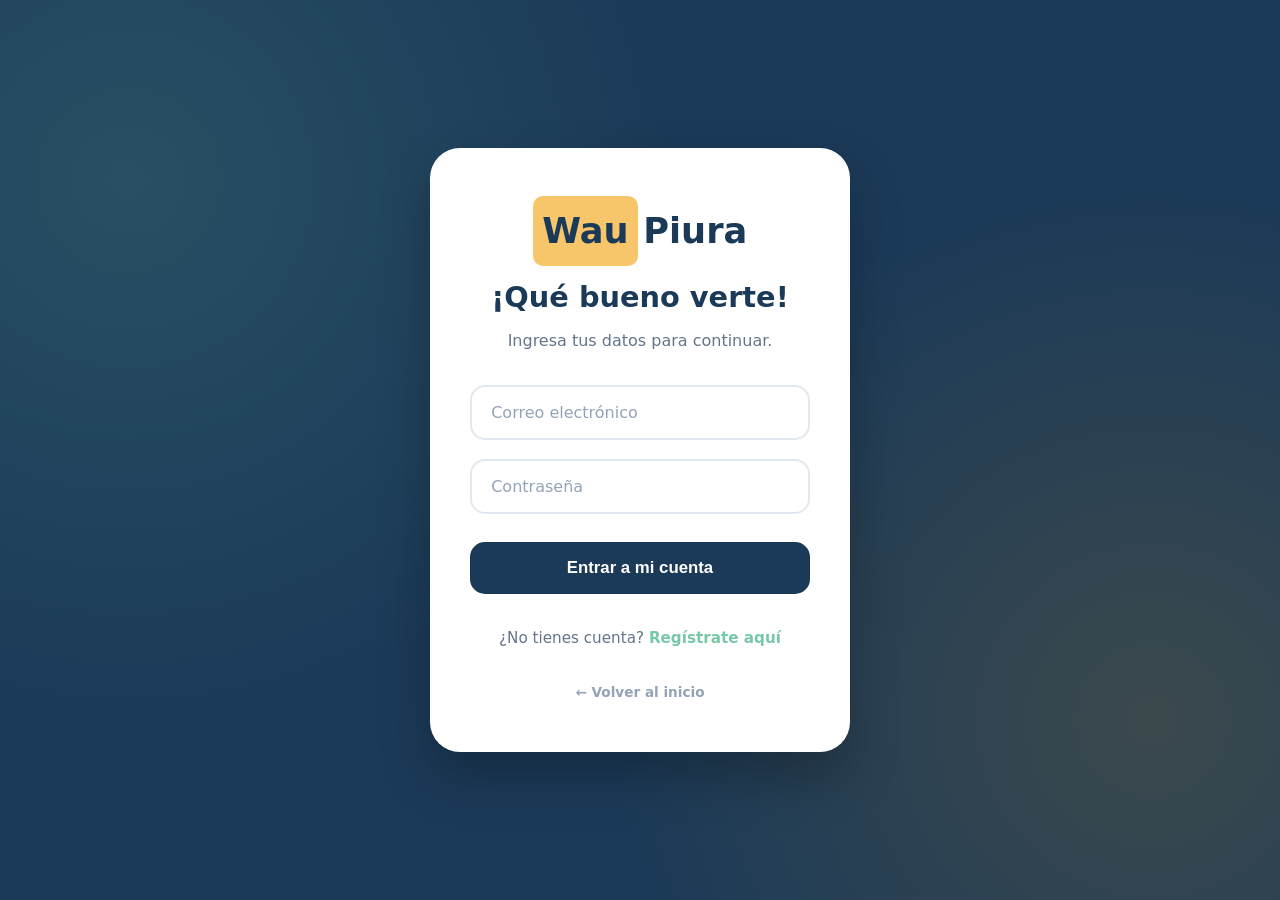
<file: views/iniciar-sesion.html>
<!DOCTYPE html>
<html lang="es">
<head>
  <meta charset="UTF-8">
  <meta name="viewport" content="width=device-width, initial-scale=1.0">
  <meta name="description" content="Inicia sesión en WauPiura para poder adoptar o reportar mascotas rescatadas en Piura.">
  <title>Iniciar Sesión | WauPiura</title>
  <link rel="stylesheet" href="../styles/style.css">
  <link rel="stylesheet" href="../styles/auth.css">
</head>
<body class="auth-body">
  <div class="auth-card">
    <a href="index.html" class="logo" style="justify-content: center; margin-bottom: 0.5rem;"><span>Wau</span>Piura</a>
    <h2>¡Qué bueno verte!</h2>
    <p>Ingresa tus datos para continuar.</p>
    
    <form class="auth-form" id="login-form">
      <input type="email" placeholder="Correo electrónico" class="auth-input" required>
      <input type="password" placeholder="Contraseña" class="auth-input" required>
      <button type="submit" class="btn-register">Entrar a mi cuenta</button>
    </form>
    
    <p style="margin-top: 2rem; font-size: 0.95rem; color: #64748B;">
      ¿No tienes cuenta? <a href="registro.html" class="auth-link">Regístrate aquí</a>
    </p>
    
    <a href="index.html" style="display: block; margin-top: 1.5rem; color: #94A3B8; text-decoration: none; font-size: 0.85rem; font-weight: 600; transition: color 0.2s;" onmouseover="this.style.color='var(--azul-oscuro)'" onmouseout="this.style.color='#94A3B8'">← Volver al inicio</a>
  </div>

  <script>
    document.getElementById('login-form').addEventListener('submit', (e) => {
      e.preventDefault();
      alert('Esta es una demostración. El inicio de sesión simulado fue exitoso.');
      window.location.href = 'catalogo.html';
    });
  </script>
</body>
</html>
</file>
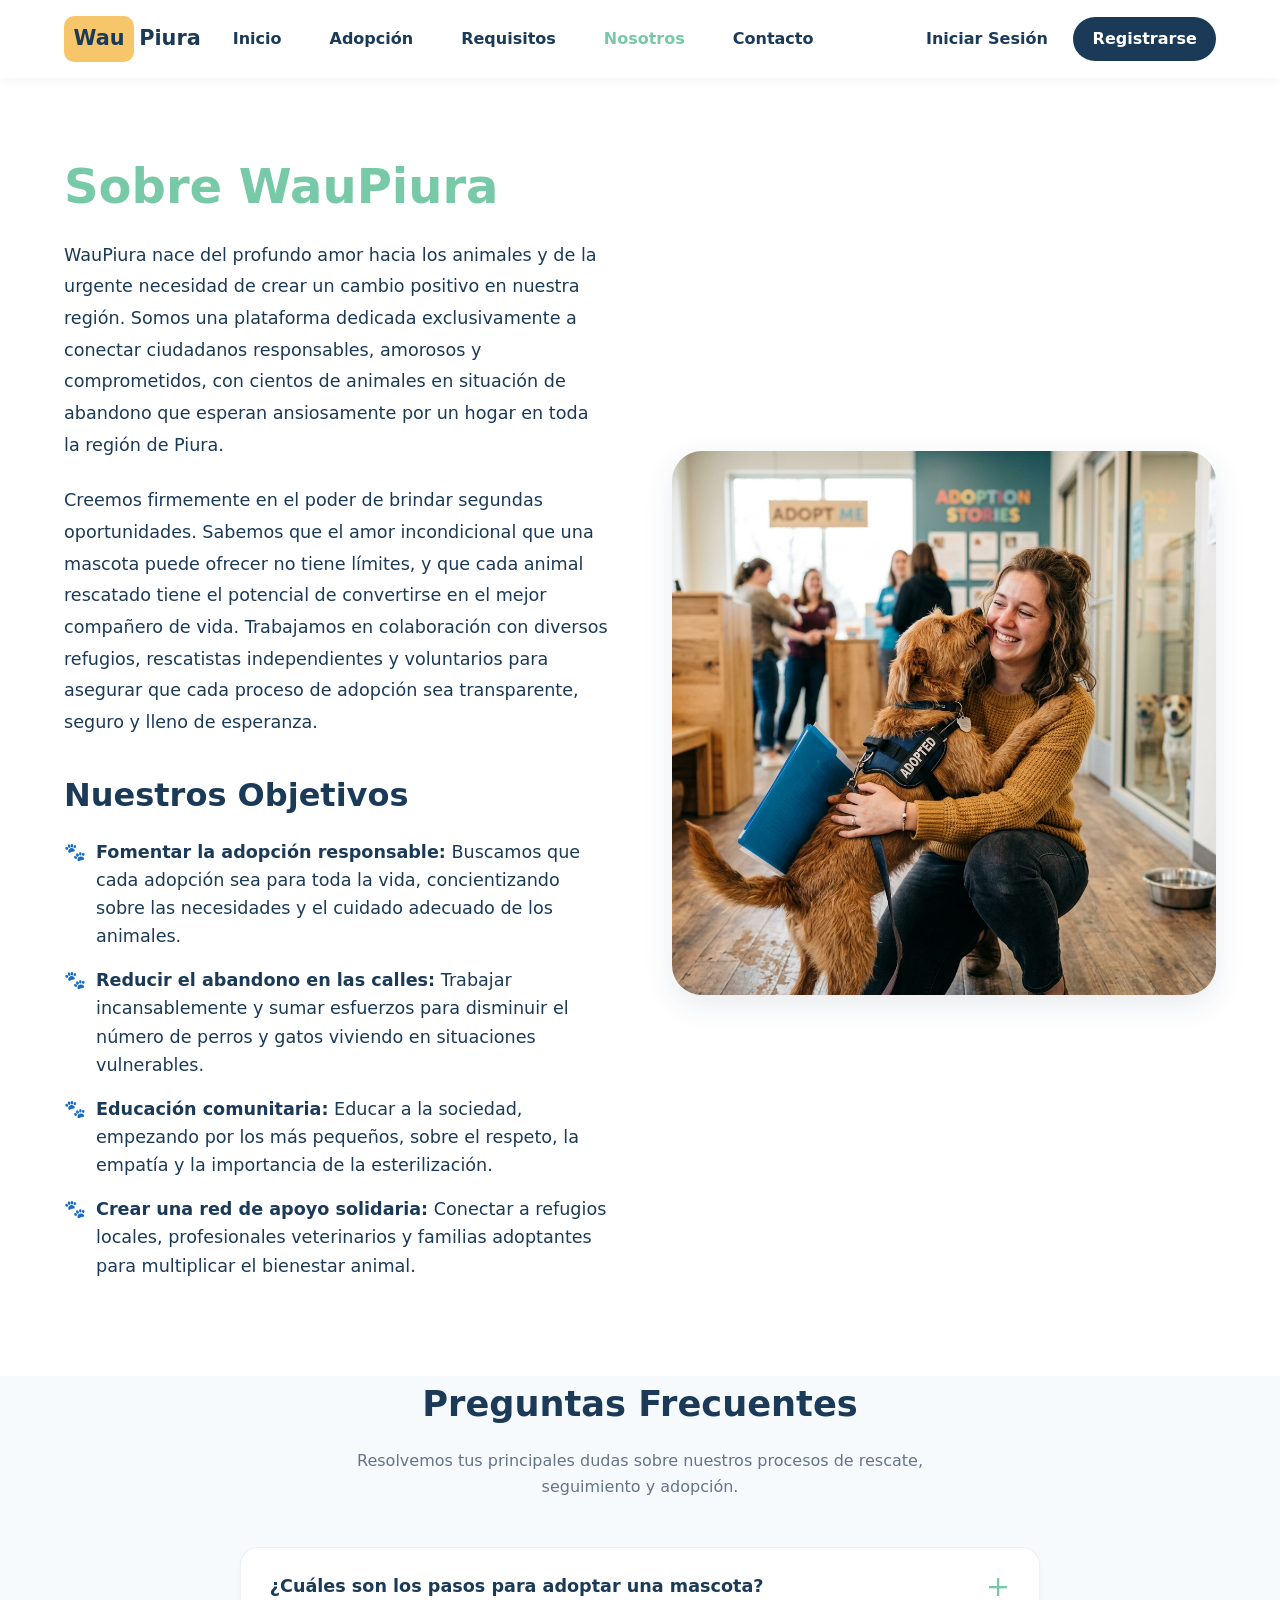
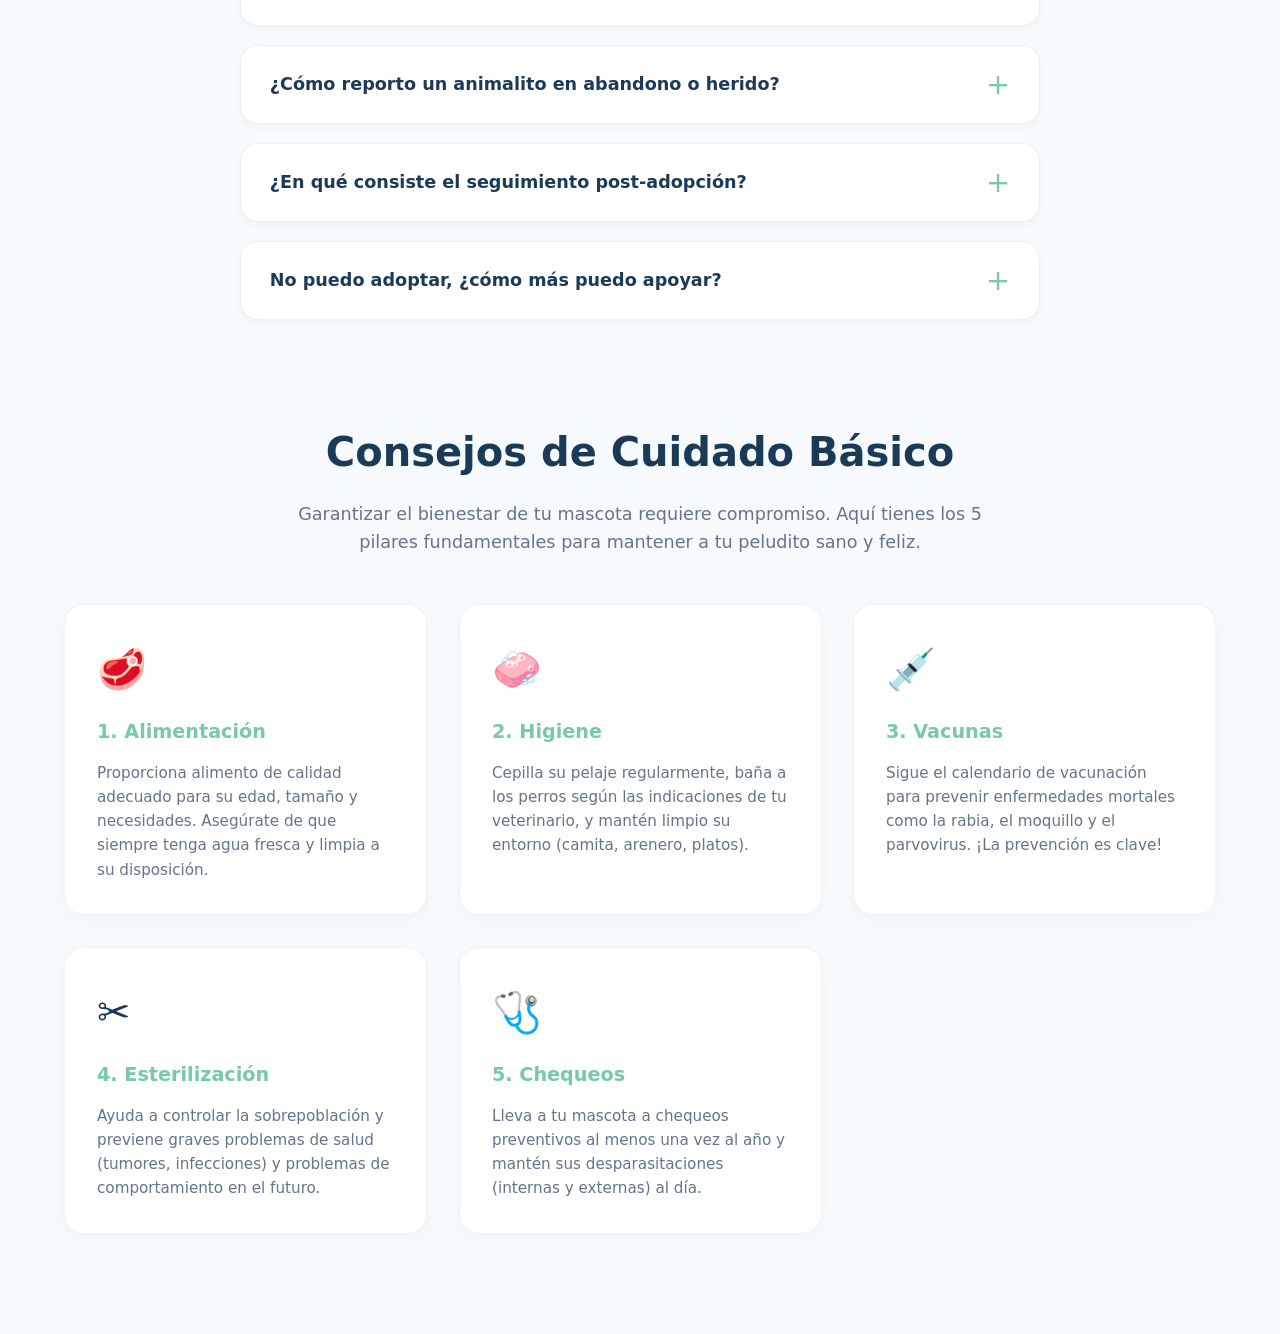
<file: views/nosotros.html>
<!DOCTYPE html>
<html lang="es">
<head>
  <meta charset="UTF-8">
  <meta name="viewport" content="width=device-width, initial-scale=1.0">
  <meta name="description" content="Conoce más sobre WauPiura, nuestros objetivos y cómo buscamos fomentar la adopción responsable de mascotas en la región.">
  <title>Nosotros | WauPiura</title>
  <link rel="stylesheet" href="../styles/style.css">
  <link rel="stylesheet" href="../styles/nosotros.css">
</head>
<body>
  <header>
    <div class="container navbar">
      <div class="nav-left">
        <a href="index.html" class="logo"><span>Wau</span>Piura</a>
        <nav>
          <a href="index.html">Inicio</a>
          <a href="catalogo.html">Adopción</a>
          <a href="requisitos.html">Requisitos</a>
          <a href="nosotros.html" class="active-link">Nosotros</a>
          <a href="contacto.html">Contacto</a>
        </nav>
      </div>
      <div class="nav-auth">
        <a href="iniciar-sesion.html" class="btn-login">Iniciar Sesión</a>
        <a href="registro.html" class="btn-register">Registrarse</a>
      </div>
    </div>
  </header>

  <main>
    <section class="about-section">
      <div class="container about-container">
        <div class="about-content">
          <h1>Sobre WauPiura</h1>
          <p>
            WauPiura nace del profundo amor hacia los animales y de la urgente necesidad de crear un cambio positivo en nuestra región. Somos una plataforma dedicada exclusivamente a conectar ciudadanos responsables, amorosos y comprometidos, con cientos de animales en situación de abandono que esperan ansiosamente por un hogar en toda la región de Piura.
          </p>
          <p>
            Creemos firmemente en el poder de brindar segundas oportunidades. Sabemos que el amor incondicional que una mascota puede ofrecer no tiene límites, y que cada animal rescatado tiene el potencial de convertirse en el mejor compañero de vida. Trabajamos en colaboración con diversos refugios, rescatistas independientes y voluntarios para asegurar que cada proceso de adopción sea transparente, seguro y lleno de esperanza.
          </p>
          
          <h2>Nuestros Objetivos</h2>
          <ul class="about-list">
            <li><strong>Fomentar la adopción responsable:</strong> Buscamos que cada adopción sea para toda la vida, concientizando sobre las necesidades y el cuidado adecuado de los animales.</li>
            <li><strong>Reducir el abandono en las calles:</strong> Trabajar incansablemente y sumar esfuerzos para disminuir el número de perros y gatos viviendo en situaciones vulnerables.</li>
            <li><strong>Educación comunitaria:</strong> Educar a la sociedad, empezando por los más pequeños, sobre el respeto, la empatía y la importancia de la esterilización.</li>
            <li><strong>Crear una red de apoyo solidaria:</strong> Conectar a refugios locales, profesionales veterinarios y familias adoptantes para multiplicar el bienestar animal.</li>
          </ul>
        </div>
        <div class="about-image">
          <img src="../images/adopcion-nosotros.png" alt="Persona abrazando y adoptando a un perro feliz en un refugio">
        </div>
      </div>
    </section>

    <section class="faq-section container" style="margin-bottom: 6rem;">
      <div style="text-align: center; max-width: 600px; margin: 0 auto 3rem;">
        <h2 style="color: var(--azul-oscuro); font-size: 2.2rem; margin-bottom: 1rem;">Preguntas Frecuentes</h2>
        <p style="color: #64748B;">Resolvemos tus principales dudas sobre nuestros procesos de rescate, seguimiento y adopción.</p>
      </div>
      
      <div class="faq-grid">
        <details class="faq-item" name="faq">
          <summary>¿Cuáles son los pasos para adoptar una mascota?</summary>
          <div class="faq-content">
            <p>Primero, revisa nuestro catálogo y elige al peludito que quieres en tu familia. Luego, verifica que cumples con nuestros <a href="requisitos.html">requisitos de adopción</a>. Finalmente, regístrate en nuestra plataforma y llena el formulario. Nos pondremos en contacto contigo para una entrevista y conocer tu hogar.</p>
          </div>
        </details>

        <details class="faq-item" name="faq">
          <summary>¿Cómo reporto un animalito en abandono o herido?</summary>
          <div class="faq-content">
            <p>Ve a la sección de "Adopción" (Catálogo) y al final encontrarás nuestro formulario de reporte. Llena los datos solicitados (ubicación exacta, nivel de urgencia, estado y fotos si es posible). Un voluntario evaluará el caso y coordinará el rescate según disponibilidad.</p>
          </div>
        </details>

        <details class="faq-item" name="faq">
          <summary>¿En qué consiste el seguimiento post-adopción?</summary>
          <div class="faq-content">
            <p>Una vez que la mascota llega a tu hogar, mantenemos comunicación constante durante los primeros 6 meses. Te pediremos fotos, videos y actualizaciones sobre su salud, visitas al veterinario y comportamiento para garantizar una adaptación exitosa y brindarte asesoría si la necesitas.</p>
          </div>
        </details>

        <details class="faq-item" name="faq">
          <summary>No puedo adoptar, ¿cómo más puedo apoyar?</summary>
          <div class="faq-content">
            <p>¡Toda ayuda cuenta! Si no puedes tener una mascota permanentemente, puedes registrarte como <strong>hogar temporal</strong>, donar alimento o medicinas, ayudarnos con movilidad para traslados, o apadrinar casos específicos. Visita la página de inicio para ver todas las formas de apoyar.</p>
          </div>
        </details>
      </div>
    </section>

    <section class="tips-section container" style="margin-bottom: 100px; margin-top: 100px;">
      <div class="section-header text-center" style="margin-bottom: 3rem;">
        <h2 style="color: var(--azul-oscuro); font-size: 2.5rem; margin-bottom: 1rem;">Consejos de Cuidado Básico</h2>
        <p style="color: #64748B; font-size: 1.1rem; max-width: 700px; margin: 0 auto;">Garantizar el bienestar de tu mascota requiere compromiso. Aquí tienes los 5 pilares fundamentales para mantener a tu peludito sano y feliz.</p>
      </div>

      <div style="display: grid; grid-template-columns: repeat(auto-fit, minmax(280px, 1fr)); gap: 2rem;">
        
        <div class="info-card" style="background: var(--blanco); border-radius: 20px; padding: 2rem; box-shadow: 0 4px 15px rgba(0,0,0,0.03); border: 1px solid rgba(0,0,0,0.05);">
          <div style="font-size: 2.5rem; margin-bottom: 1rem;">🥩</div>
          <h3 style="color: var(--verde-menta-oscuro); margin-bottom: 0.8rem; font-size: 1.2rem;">1. Alimentación</h3>
          <p style="color: #64748B; font-size: 0.95rem; line-height: 1.6;">Proporciona alimento de calidad adecuado para su edad, tamaño y necesidades. Asegúrate de que siempre tenga agua fresca y limpia a su disposición.</p>
        </div>

        <div class="info-card" style="background: var(--blanco); border-radius: 20px; padding: 2rem; box-shadow: 0 4px 15px rgba(0,0,0,0.03); border: 1px solid rgba(0,0,0,0.05);">
          <div style="font-size: 2.5rem; margin-bottom: 1rem;">🧼</div>
          <h3 style="color: var(--verde-menta-oscuro); margin-bottom: 0.8rem; font-size: 1.2rem;">2. Higiene</h3>
          <p style="color: #64748B; font-size: 0.95rem; line-height: 1.6;">Cepilla su pelaje regularmente, baña a los perros según las indicaciones de tu veterinario, y mantén limpio su entorno (camita, arenero, platos).</p>
        </div>

        <div class="info-card" style="background: var(--blanco); border-radius: 20px; padding: 2rem; box-shadow: 0 4px 15px rgba(0,0,0,0.03); border: 1px solid rgba(0,0,0,0.05);">
          <div style="font-size: 2.5rem; margin-bottom: 1rem;">💉</div>
          <h3 style="color: var(--verde-menta-oscuro); margin-bottom: 0.8rem; font-size: 1.2rem;">3. Vacunas</h3>
          <p style="color: #64748B; font-size: 0.95rem; line-height: 1.6;">Sigue el calendario de vacunación para prevenir enfermedades mortales como la rabia, el moquillo y el parvovirus. ¡La prevención es clave!</p>
        </div>

        <div class="info-card" style="background: var(--blanco); border-radius: 20px; padding: 2rem; box-shadow: 0 4px 15px rgba(0,0,0,0.03); border: 1px solid rgba(0,0,0,0.05);">
          <div style="font-size: 2.5rem; margin-bottom: 1rem;">✂️</div>
          <h3 style="color: var(--verde-menta-oscuro); margin-bottom: 0.8rem; font-size: 1.2rem;">4. Esterilización</h3>
          <p style="color: #64748B; font-size: 0.95rem; line-height: 1.6;">Ayuda a controlar la sobrepoblación y previene graves problemas de salud (tumores, infecciones) y problemas de comportamiento en el futuro.</p>
        </div>

        <div class="info-card" style="background: var(--blanco); border-radius: 20px; padding: 2rem; box-shadow: 0 4px 15px rgba(0,0,0,0.03); border: 1px solid rgba(0,0,0,0.05);">
          <div style="font-size: 2.5rem; margin-bottom: 1rem;">🩺</div>
          <h3 style="color: var(--verde-menta-oscuro); margin-bottom: 0.8rem; font-size: 1.2rem;">5. Chequeos</h3>
          <p style="color: #64748B; font-size: 0.95rem; line-height: 1.6;">Lleva a tu mascota a chequeos preventivos al menos una vez al año y mantén sus desparasitaciones (internas y externas) al día.</p>
        </div>

      </div>
    </section>
  </main>
  <script src="../scripts/index.js"></script>
</body>
</html>
</file>
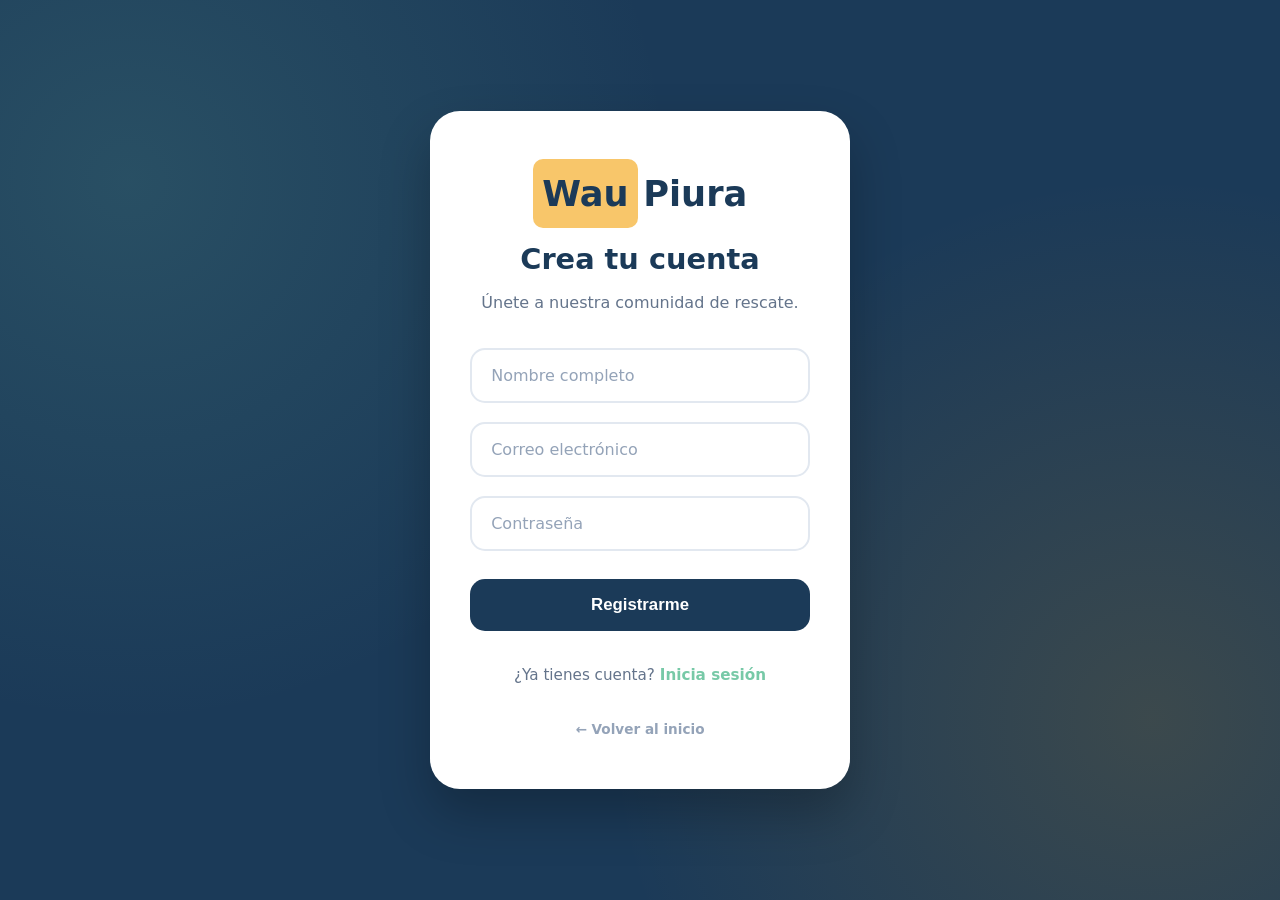
<file: views/registro.html>
<!DOCTYPE html>
<html lang="es">
<head>
  <meta charset="UTF-8">
  <meta name="viewport" content="width=device-width, initial-scale=1.0">
  <meta name="description" content="Regístrate en WauPiura para unirte a nuestra comunidad de adopción y rescate de mascotas en la región de Piura.">
  <title>Registro | WauPiura</title>
  <link rel="stylesheet" href="../styles/style.css">
  <link rel="stylesheet" href="../styles/auth.css">
</head>
<body class="auth-body">
  <div class="auth-card">
    <a href="index.html" class="logo" style="justify-content: center; margin-bottom: 0.5rem;"><span>Wau</span>Piura</a>
    <h2>Crea tu cuenta</h2>
    <p>Únete a nuestra comunidad de rescate.</p>
    
    <form class="auth-form" id="register-form">
      <input type="text" placeholder="Nombre completo" class="auth-input" required>
      <input type="email" placeholder="Correo electrónico" class="auth-input" required>
      <input type="password" placeholder="Contraseña" class="auth-input" required>
      <button type="submit" class="btn-register">Registrarme</button>
    </form>
    
    <p style="margin-top: 2rem; font-size: 0.95rem; color: #64748B;">
      ¿Ya tienes cuenta? <a href="iniciar-sesion.html" class="auth-link">Inicia sesión</a>
    </p>

    <a href="index.html" style="display: block; margin-top: 1.5rem; color: #94A3B8; text-decoration: none; font-size: 0.85rem; font-weight: 600; transition: color 0.2s;" onmouseover="this.style.color='var(--azul-oscuro)'" onmouseout="this.style.color='#94A3B8'">← Volver al inicio</a>
  </div>

  <script>
    document.getElementById('register-form').addEventListener('submit', (e) => {
      e.preventDefault();
      alert('Esta es una demostración. Tu cuenta fue creada exitosamente.');
      window.location.href = 'catalogo.html';
    });
  </script>
</body>
</html>
</file>
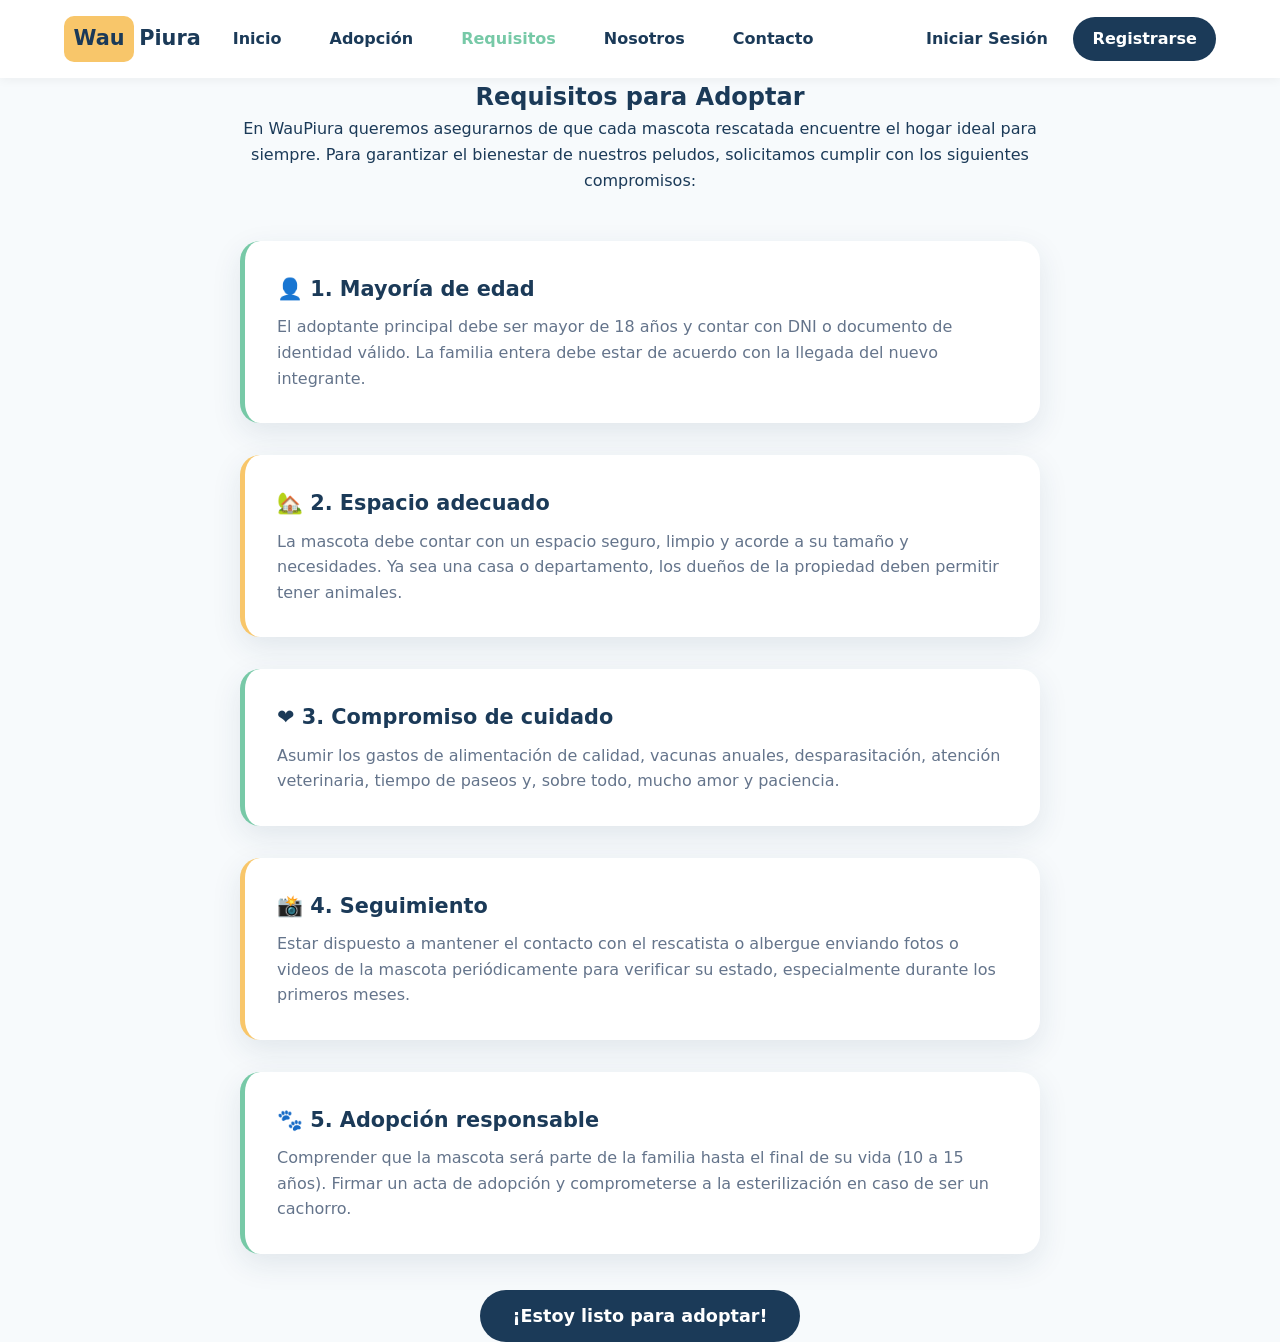
<file: views/requisitos.html>
<!DOCTYPE html>
<html lang="es">
<head>
  <meta charset="UTF-8">
  <meta name="viewport" content="width=device-width, initial-scale=1.0">
  <meta name="description" content="Conoce los requisitos fundamentales para adoptar una mascota en WauPiura.">
  <title>Requisitos | WauPiura</title>
  <link rel="stylesheet" href="../styles/style.css">
</head>
<body>
  <header>
    <div class="container navbar">
      <div class="nav-left">
        <a href="index.html" class="logo"><span>Wau</span>Piura</a>
        <nav>
          <a href="index.html">Inicio</a>
          <a href="catalogo.html">Adopción</a>
          <a href="requisitos.html" class="active-link">Requisitos</a>
          <a href="nosotros.html">Nosotros</a>
          <a href="contacto.html">Contacto</a>
        </nav>
      </div>
      <div class="nav-auth">
        <a href="iniciar-sesion.html" class="btn-login">Iniciar Sesión</a>
        <a href="registro.html" class="btn-register">Registrarse</a>
      </div>
    </div>
  </header>

  <main>
    <section class="about-section">
      <div class="container about-container" style="grid-template-columns: 1fr; text-align: left;">
        <div class="about-content" style="max-width: 800px; margin: 0 auto;">
          <h1 style="text-align: center;">Requisitos para Adoptar</h1>
          <p style="text-align: center; margin-bottom: 3rem;">
            En WauPiura queremos asegurarnos de que cada mascota rescatada encuentre el hogar ideal para siempre. Para garantizar el bienestar de nuestros peludos, solicitamos cumplir con los siguientes compromisos:
          </p>

          <div style="display: grid; gap: 2rem;">
            <div style="background: var(--blanco); padding: 2rem; border-radius: 20px; box-shadow: var(--sombra); border-left: 5px solid var(--verde-menta-oscuro);">
              <h3 style="color: var(--azul-oscuro); font-size: 1.3rem; margin-bottom: 0.5rem;">👤 1. Mayoría de edad</h3>
              <p style="color: #64748B;">El adoptante principal debe ser mayor de 18 años y contar con DNI o documento de identidad válido. La familia entera debe estar de acuerdo con la llegada del nuevo integrante.</p>
            </div>

            <div style="background: var(--blanco); padding: 2rem; border-radius: 20px; box-shadow: var(--sombra); border-left: 5px solid var(--amarillo-suave);">
              <h3 style="color: var(--azul-oscuro); font-size: 1.3rem; margin-bottom: 0.5rem;">🏡 2. Espacio adecuado</h3>
              <p style="color: #64748B;">La mascota debe contar con un espacio seguro, limpio y acorde a su tamaño y necesidades. Ya sea una casa o departamento, los dueños de la propiedad deben permitir tener animales.</p>
            </div>

            <div style="background: var(--blanco); padding: 2rem; border-radius: 20px; box-shadow: var(--sombra); border-left: 5px solid var(--verde-menta-oscuro);">
              <h3 style="color: var(--azul-oscuro); font-size: 1.3rem; margin-bottom: 0.5rem;">❤️ 3. Compromiso de cuidado</h3>
              <p style="color: #64748B;">Asumir los gastos de alimentación de calidad, vacunas anuales, desparasitación, atención veterinaria, tiempo de paseos y, sobre todo, mucho amor y paciencia.</p>
            </div>

            <div style="background: var(--blanco); padding: 2rem; border-radius: 20px; box-shadow: var(--sombra); border-left: 5px solid var(--amarillo-suave);">
              <h3 style="color: var(--azul-oscuro); font-size: 1.3rem; margin-bottom: 0.5rem;">📸 4. Seguimiento</h3>
              <p style="color: #64748B;">Estar dispuesto a mantener el contacto con el rescatista o albergue enviando fotos o videos de la mascota periódicamente para verificar su estado, especialmente durante los primeros meses.</p>
            </div>

            <div style="background: var(--blanco); padding: 2rem; border-radius: 20px; box-shadow: var(--sombra); border-left: 5px solid var(--verde-menta-oscuro);">
              <h3 style="color: var(--azul-oscuro); font-size: 1.3rem; margin-bottom: 0.5rem;">🐾 5. Adopción responsable</h3>
              <p style="color: #64748B;">Comprender que la mascota será parte de la familia hasta el final de su vida (10 a 15 años). Firmar un acta de adopción y comprometerse a la esterilización en caso de ser un cachorro.</p>
            </div>
          </div>

          <div style="text-align: center; margin-top: 3rem;">
            <a href="catalogo.html" class="btn-register" style="font-size: 1.1rem; padding: 1rem 2rem;">¡Estoy listo para adoptar!</a>
          </div>
        </div>
      </div>
    </section>
  </main>
</body>
</html>
</file>
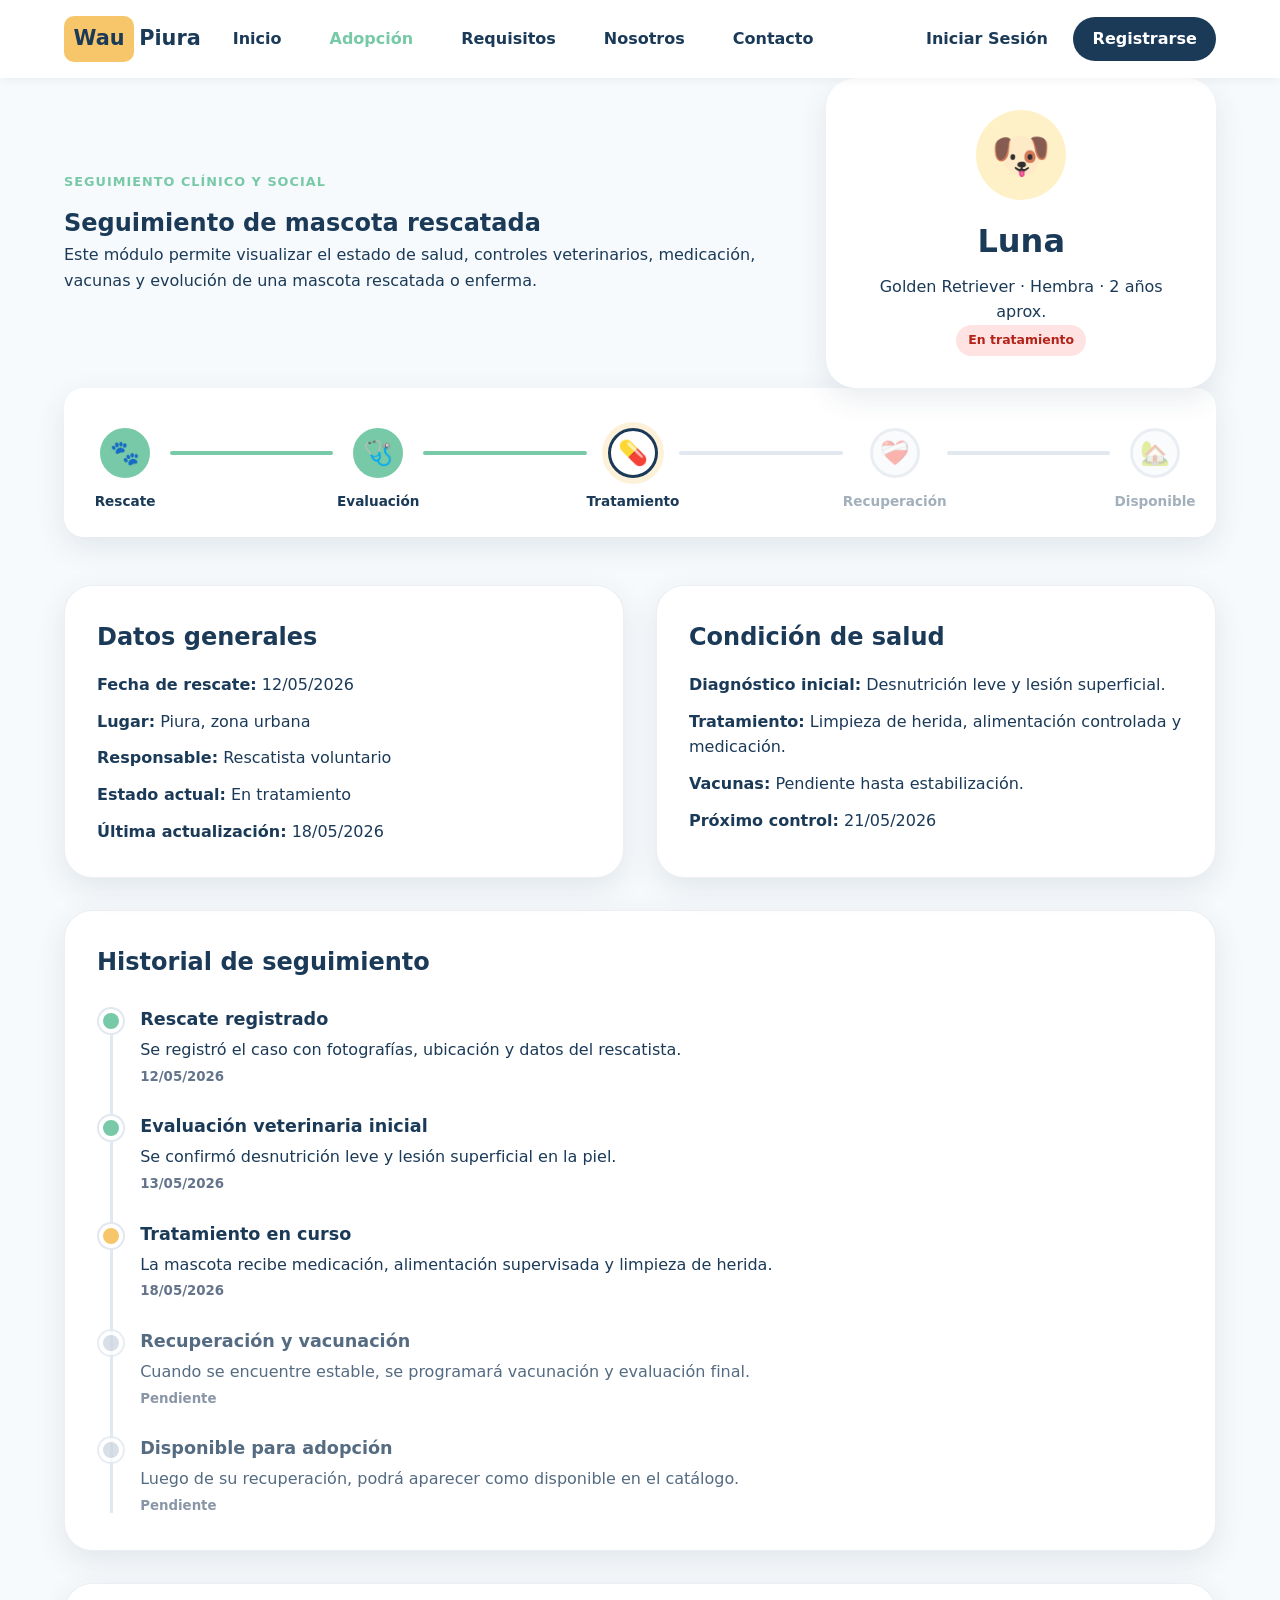
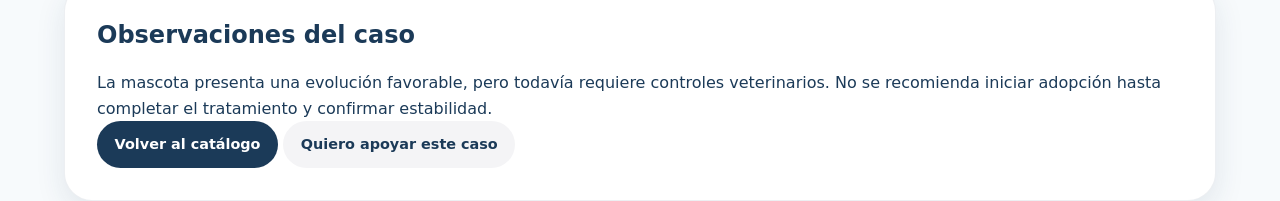
<file: views/seguimiento.html>
<!DOCTYPE html>
<html lang="es">
<head>
  <meta charset="UTF-8">
  <meta name="viewport" content="width=device-width, initial-scale=1.0">
  <meta name="description" content="Haz seguimiento clínico y social del estado de salud y evolución de las mascotas rescatadas en WauPiura.">
  <title>Seguimiento | WauPiura</title>
  <link rel="stylesheet" href="../styles/style.css">
  <link rel="stylesheet" href="../styles/seguimiento.css">
</head>

<body>
  <header>
    <div class="container navbar">
      <div class="nav-left">
        <a href="index.html" class="logo"><span>Wau</span>Piura</a>

        <nav>
          <a href="index.html">Inicio</a>
          <a href="catalogo.html" class="active-link">Adopción</a>
          <a href="requisitos.html">Requisitos</a>
          <a href="nosotros.html">Nosotros</a>
          <a href="contacto.html">Contacto</a>
        </nav>
      </div>

      <div class="nav-auth">
        <a href="iniciar-sesion.html" class="btn-login">Iniciar Sesión</a>
        <a href="registro.html" class="btn-register">Registrarse</a>
      </div>
    </div>
  </header>

  <main>
    <section class="tracking-hero">
      <div class="container tracking-header">
        <div>
          <p class="eyebrow">Seguimiento clínico y social</p>

          <h1>Seguimiento de mascota rescatada</h1>

          <p>
            Este módulo permite visualizar el estado de salud, controles veterinarios,
            medicación, vacunas y evolución de una mascota rescatada o enferma.
          </p>
        </div>

        <div class="tracking-summary">
          <span class="pet-avatar">🐶</span>

          <h2>Luna</h2>

          <p>Golden Retriever · Hembra · 2 años aprox.</p>

          <span class="status-badge status-treatment">En tratamiento</span>
        </div>
      </div>
    </section>

    <section class="container tracking-section">
      <div class="progress-stepper">
        <div class="step completed">
          <div class="step-icon">🐾</div>
          <span class="step-label">Rescate</span>
        </div>
        <div class="step-line completed"></div>
        
        <div class="step completed">
          <div class="step-icon">🩺</div>
          <span class="step-label">Evaluación</span>
        </div>
        <div class="step-line completed"></div>
        
        <div class="step active">
          <div class="step-icon">💊</div>
          <span class="step-label">Tratamiento</span>
        </div>
        <div class="step-line"></div>
        
        <div class="step">
          <div class="step-icon">❤️‍🩹</div>
          <span class="step-label">Recuperación</span>
        </div>
        <div class="step-line"></div>
        
        <div class="step">
          <div class="step-icon">🏡</div>
          <span class="step-label">Disponible</span>
        </div>
      </div>
      <div class="tracking-grid">
        <article class="info-card">
          <h3>Datos generales</h3>

          <ul class="info-list">
            <li><strong>Fecha de rescate:</strong> 12/05/2026</li>
            <li><strong>Lugar:</strong> Piura, zona urbana</li>
            <li><strong>Responsable:</strong> Rescatista voluntario</li>
            <li><strong>Estado actual:</strong> En tratamiento</li>
            <li><strong>Última actualización:</strong> 18/05/2026</li>
          </ul>
        </article>

        <article class="info-card">
          <h3>Condición de salud</h3>

          <ul class="info-list">
            <li><strong>Diagnóstico inicial:</strong> Desnutrición leve y lesión superficial.</li>
            <li><strong>Tratamiento:</strong> Limpieza de herida, alimentación controlada y medicación.</li>
            <li><strong>Vacunas:</strong> Pendiente hasta estabilización.</li>
            <li><strong>Próximo control:</strong> 21/05/2026</li>
          </ul>
        </article>
      </div>

      <article class="timeline-card">
        <h3>Historial de seguimiento</h3>

        <div class="timeline">
          <div class="timeline-item completed">
            <span class="timeline-dot"></span>

            <div>
              <h4>Rescate registrado</h4>
              <p>Se registró el caso con fotografías, ubicación y datos del rescatista.</p>
              <small>12/05/2026</small>
            </div>
          </div>

          <div class="timeline-item completed">
            <span class="timeline-dot"></span>

            <div>
              <h4>Evaluación veterinaria inicial</h4>
              <p>Se confirmó desnutrición leve y lesión superficial en la piel.</p>
              <small>13/05/2026</small>
            </div>
          </div>

          <div class="timeline-item active">
            <span class="timeline-dot"></span>

            <div>
              <h4>Tratamiento en curso</h4>
              <p>La mascota recibe medicación, alimentación supervisada y limpieza de herida.</p>
              <small>18/05/2026</small>
            </div>
          </div>

          <div class="timeline-item pending">
            <span class="timeline-dot"></span>

            <div>
              <h4>Recuperación y vacunación</h4>
              <p>Cuando se encuentre estable, se programará vacunación y evaluación final.</p>
              <small>Pendiente</small>
            </div>
          </div>

          <div class="timeline-item pending">
            <span class="timeline-dot"></span>

            <div>
              <h4>Disponible para adopción</h4>
              <p>Luego de su recuperación, podrá aparecer como disponible en el catálogo.</p>
              <small>Pendiente</small>
            </div>
          </div>
        </div>
      </article>

      <article class="notes-card">
        <h3>Observaciones del caso</h3>

        <p>
          La mascota presenta una evolución favorable, pero todavía requiere controles
          veterinarios. No se recomienda iniciar adopción hasta completar el tratamiento
          y confirmar estabilidad.
        </p>

        <div class="pet-actions">
          <a href="catalogo.html" class="btn-primary">Volver al catálogo</a>
          <a href="registro.html" class="btn-secondary">Quiero apoyar este caso</a>
        </div>
      </article>
    </section>
  </main>
</body>
</html>
</file>
<file: styles/style.css>
/* ================= CSS VARIABLES & RESET ================= */
:root {
  --amarillo-suave: #F8C66A;
  --verde-menta-oscuro: #77C9A7;
  --azul-oscuro: #1B3A58;
  --gris-claro: #F4F4F6;
  --blanco: #FFFFFF;
  --sombra: 0 10px 30px rgba(27, 58, 88, 0.1);
}

* {
  box-sizing: border-box;
  margin: 0;
  padding: 0;
}

body {
  font-family: 'Inter', system-ui, sans-serif;
  color: var(--azul-oscuro);
  line-height: 1.6;
  background-color: #F7FAFC;
}

.container {
  width: min(1200px, 90%);
  margin: 0 auto;
}

/* ================= TYPOGRAPHY & UTILITIES ================= */
.text-center {
  text-align: center;
}

.eyebrow {
  color: var(--verde-menta-oscuro);
  font-weight: 800;
  text-transform: uppercase;
  letter-spacing: 0.08em;
  font-size: 0.8rem;
  margin-bottom: 0.7rem;
}

.btn-primary,
.btn-secondary {
  text-decoration: none;
  border-radius: 999px;
  padding: 0.75rem 1.1rem;
  font-weight: 800;
  font-size: 0.9rem;
  display: inline-block;
}

.btn-primary {
  background: var(--azul-oscuro);
  color: var(--blanco);
}

.btn-secondary {
  background: #F4F4F6;
  color: var(--azul-oscuro);
}

.cta-button {
  display: inline-block;
  background: var(--amarillo-suave);
  color: var(--azul-oscuro);
  padding: 1rem 2rem;
  border-radius: 50px;
  text-decoration: none;
  font-weight: 800;
  margin-top: 1rem;
  border: none;
  cursor: pointer;
}

/* ================= ANIMATIONS ================= */
.fade-in-section {
  opacity: 0;
  transform: translateY(30px);
  transition: opacity 0.6s cubic-bezier(0.16, 1, 0.3, 1), transform 0.6s cubic-bezier(0.16, 1, 0.3, 1);
  will-change: opacity, transform;
}

.fade-in-section.is-visible {
  opacity: 1;
  transform: none;
}

@media (prefers-reduced-motion: reduce) {
  .fade-in-section {
    transition: none !important;
    opacity: 1 !important;
    transform: none !important;
  }
}

/* ================= GLOBAL COMPONENTS ================= */

/* Navbar */
header {
  padding: 1rem 0;
  background: var(--blanco);
  position: sticky;
  top: 0;
  z-index: 100;
  box-shadow: 0 2px 10px rgba(0, 0, 0, 0.05);
}

.navbar,
.nav-left {
  display: flex;
  align-items: center;
  justify-content: space-between;
}

.nav-left {
  gap: 2rem;
}

.logo {
  font-weight: 800;
  font-size: 1.3rem;
  text-decoration: none;
  color: var(--azul-oscuro);
  display: flex;
  align-items: center;
}

.logo span {
  background: var(--amarillo-suave);
  padding: 0.4rem 0.6rem;
  border-radius: 10px;
  margin-right: 5px;
}

nav {
  display: flex;
  gap: 3rem;
}

nav a {
  text-decoration: none;
  color: var(--azul-oscuro);
  font-weight: 600;
  transition: color 0.2s ease;
}

nav a:hover,
.active-link {
  color: var(--verde-menta-oscuro);
}

.nav-auth {
  display: flex;
  gap: 1rem;
}

.btn-login {
  text-decoration: none;
  color: var(--azul-oscuro);
  font-weight: 700;
  padding: 0.6rem;
}

.btn-register {
  text-decoration: none;
  background: var(--azul-oscuro);
  color: var(--blanco);
  padding: 0.6rem 1.2rem;
  border-radius: 50px;
  font-weight: 700;
  border: none;
  cursor: pointer;
}

/* Forms & Cards */
.report-section {
  padding-bottom: 80px;
}

.report-card {
  background: var(--blanco);
  border-radius: 30px;
  padding: 2rem;
  box-shadow: var(--sombra);
  display: grid;
  grid-template-columns: 1fr 1fr;
  gap: 2rem;
}

.report-form {
  display: grid;
  gap: 1rem;
}

.form-row {
  display: grid;
  grid-template-columns: 1fr 1fr;
  gap: 1rem;
}

.report-form input,
.report-form select,
.report-form textarea {
  width: 100%;
  padding: 0.9rem;
  border: 2px solid var(--gris-claro);
  border-radius: 14px;
  font-family: inherit;
  outline: none;
  transition: border-color 0.2s ease;
}

.report-form input.input-error,
.report-form select.input-error,
.report-form textarea.input-error {
  border-color: #B42318;
}

.report-form textarea {
  min-height: 120px;
  resize: vertical;
}

.report-form input:focus,
.report-form select:focus,
.report-form textarea:focus {
  border-color: var(--amarillo-suave);
}

/* Status Badges */
.status-badge {
  display: inline-block;
  padding: 0.35rem 0.75rem;
  border-radius: 999px;
  font-size: 0.78rem;
  font-weight: 800;
  white-space: nowrap;
}
.status-treatment { background: #FFE3E3; color: #B42318; }
.status-recovery { background: #FFF1C7; color: #946200; }
.status-available { background: #D9F2E6; color: #13795B; }
.status-review { background: #E8F0FF; color: #1D4ED8; }

/* Scroll to Top Button */
.scroll-top-btn {
  position: fixed;
  bottom: 30px;
  right: 30px;
  width: 50px;
  height: 50px;
  background-color: var(--verde-menta-oscuro);
  color: var(--blanco);
  border: none;
  border-radius: 50%;
  font-size: 1.5rem;
  font-weight: bold;
  cursor: pointer;
  display: flex;
  align-items: center;
  justify-content: center;
  box-shadow: 0 4px 15px rgba(119, 201, 167, 0.4);
  opacity: 0;
  visibility: hidden;
  transform: translateY(20px);
  transition: all 0.3s ease;
  z-index: 999;
}

.scroll-top-btn.visible {
  opacity: 1;
  visibility: visible;
  transform: translateY(0);
}

.scroll-top-btn:hover {
  background-color: var(--azul-oscuro);
  box-shadow: 0 6px 20px rgba(27, 58, 88, 0.3);
  transform: translateY(-3px);
}

/* ================= RESPONSIVE ================= */

@media (max-width: 768px) {
  .nav-auth { display: none; }
  nav { gap: 1rem; }
}

@media (max-width: 600px) {
  .navbar, .nav-left { align-items: center; width: 100%; }
  .nav-left { flex-direction: column; gap: 1rem; }
  nav { flex-wrap: wrap; justify-content: center; gap: 0.8rem; }
  .form-row { grid-template-columns: 1fr; }
  .scroll-top-btn { bottom: 20px; right: 20px; width: 45px; height: 45px; font-size: 1.3rem; }
}
</file>
<file: styles/inicio.css>
/* ================= PAGE: INICIO ================= */
.hero-carousel {
  background: linear-gradient(135deg, #FEF7E3 0%, #E9F5EF 100%);
  padding: 120px 0 140px;
}

.slide-content {
  display: grid;
  grid-template-columns: 1fr 1fr;
  align-items: center;
  gap: 2rem;
}

.hero-text h1 {
  font-size: 4.2rem;
  line-height: 1.05;
  margin: 1rem 0;
  letter-spacing: -0.02em;
}

.hero-text .lead {
  font-size: 1.25rem;
  color: #475569;
  margin-bottom: 1.5rem;
  line-height: 1.7;
}

.decorative-circle {
  width: 350px;
  height: 350px;
  background: var(--blanco);
  border-radius: 50%;
  display: grid;
  place-items: center;
  box-shadow: var(--sombra);
}

.urgent-cases-section {
  padding-top: 80px;
  margin-bottom: 80px;
  position: relative;
  z-index: 10;
}

.urgent-grid {
  display: grid;
  grid-template-columns: repeat(auto-fit, minmax(300px, 1fr));
  gap: 2rem;
}

.urgent-card {
  background: var(--blanco);
  border-radius: 20px;
  overflow: hidden;
  box-shadow: 0 10px 20px rgba(180, 35, 24, 0.08);
  border: 1px solid rgba(180, 35, 24, 0.15);
  transition: transform 0.3s ease;
}

.urgent-card:hover {
  transform: translateY(-5px);
  box-shadow: 0 15px 30px rgba(180, 35, 24, 0.12);
}

.urgent-image {
  background: #FFE3E3;
  height: 160px;
  display: grid;
  place-items: center;
  position: relative;
}

.urgent-badge {
  position: absolute;
  top: 15px;
  right: 15px;
  background: #B42318;
  color: var(--blanco);
  font-size: 0.75rem;
  font-weight: 800;
  padding: 0.3rem 0.8rem;
  border-radius: 50px;
  text-transform: uppercase;
}

.urgent-content {
  padding: 1.5rem;
}

.workflow-section {
  padding: 120px 0;
  background-color: #F8FAFC;
}

.section-header {
  margin-bottom: 4rem;
  max-width: 650px;
  margin-inline: auto;
}

.section-header h2 {
  font-size: 3rem;
  color: var(--azul-oscuro);
  margin-bottom: 1.2rem;
  line-height: 1.15;
  letter-spacing: -0.01em;
}

.section-header p {
  color: #64748B;
  font-size: 1.15rem;
  line-height: 1.7;
}

.workflow-grid {
  display: grid;
  grid-template-columns: repeat(auto-fit, minmax(300px, 1fr));
  gap: 3rem;
}

.workflow-step {
  background: #F7FAFC;
  padding: 2.5rem 2rem;
  border-radius: 25px;
  text-align: center;
  position: relative;
  transition: transform 0.3s ease, box-shadow 0.3s ease;
  border: 1px solid rgba(27, 58, 88, 0.05);
}

.workflow-step:hover {
  transform: translateY(-8px);
  box-shadow: var(--sombra);
  background: var(--blanco);
  border-color: rgba(27, 58, 88, 0.1);
}

.step-number {
  position: absolute;
  top: -20px;
  left: 30px;
  background: var(--verde-menta-oscuro);
  color: var(--blanco);
  font-weight: 900;
  font-size: 1.2rem;
  width: 45px;
  height: 45px;
  border-radius: 50%;
  display: grid;
  place-items: center;
  box-shadow: 0 4px 15px rgba(119, 201, 167, 0.5);
}

.step-icon {
  font-size: 3.5rem;
  margin-bottom: 1.5rem;
}

.workflow-step h3 {
  font-size: 1.5rem;
  color: var(--azul-oscuro);
  margin-bottom: 0.8rem;
}

.workflow-step p {
  color: #64748B;
  font-size: 1.05rem;
  line-height: 1.6;
}

.testimonials-section {
  padding: 120px 0;
  background-color: var(--blanco);
}

.testimonials-grid {
  display: grid;
  grid-template-columns: repeat(auto-fit, minmax(300px, 1fr));
  gap: 2rem;
  margin-top: 3rem;
}

.testimonial-card {
  background: #F7FAFC;
  padding: 2.5rem 2rem;
  border-radius: 25px;
  position: relative;
  box-shadow: 0 4px 15px rgba(27, 58, 88, 0.03);
  border: 1px solid rgba(27, 58, 88, 0.05);
  transition: transform 0.3s ease;
}

.testimonial-card:hover {
  transform: translateY(-5px);
  box-shadow: var(--sombra);
  background: var(--blanco);
}

.quote-icon {
  position: absolute;
  top: 1.5rem;
  right: 2rem;
  font-size: 4rem;
  color: rgba(119, 201, 167, 0.2);
  font-family: serif;
  line-height: 1;
}

.testimonial-text {
  font-size: 1.05rem;
  color: #64748B;
  font-style: italic;
  margin-bottom: 1.5rem;
  position: relative;
  z-index: 1;
  line-height: 1.7;
}

.testimonial-author {
  display: flex;
  align-items: center;
  gap: 1rem;
}

.author-avatar {
  width: 50px;
  height: 50px;
  border-radius: 50%;
  display: grid;
  place-items: center;
  font-size: 1.5rem;
}

.author-info h4 {
  color: var(--azul-oscuro);
  font-size: 1rem;
  margin-bottom: 0.2rem;
}

.author-info p {
  color: var(--verde-menta-oscuro);
  font-size: 0.85rem;
  font-weight: 700;
}

.support-section {
  padding: 120px 0;
  background-color: #FEF7E3;
}

.support-grid {
  display: flex;
  flex-wrap: wrap;
  justify-content: center;
  gap: 2rem;
}

.support-card {
  width: min(320px, 100%);
  background: var(--blanco);
  padding: 2.5rem 2rem;
  border-radius: 25px;
  text-align: center;
  box-shadow: var(--sombra);
  transition: transform 0.3s ease;
}

.support-card:hover {
  transform: translateY(-8px);
}

.support-icon {
  font-size: 3rem;
  margin-bottom: 1rem;
}

.support-card h3 {
  color: var(--azul-oscuro);
  font-size: 1.3rem;
  margin-bottom: 0.8rem;
}

.support-card p {
  color: #64748B;
  font-size: 0.95rem;
  line-height: 1.6;
}



@media (max-width: 768px) {
  .slide-content { grid-template-columns: 1fr; text-align: center; }
  .decorative-circle { display: none; }
}
@media (max-width: 600px) {
  .hero-text h1 { font-size: 2.2rem; }
}
</file>
<file: styles/catalogo.css>
/* ================= PAGE: CATÁLOGO ================= */
.catalog-hero,
.tracking-hero {
  background: linear-gradient(135deg, #FEF7E3 0%, #E9F5EF 100%);
  padding: 80px 0;
}

.catalog-hero h1,
.tracking-hero h1 {
  font-size: 3rem;
  line-height: 1.1;
  margin-bottom: 1rem;
  color: var(--azul-oscuro);
}

.catalog-hero p,
.tracking-hero p {
  max-width: 760px;
  font-size: 1.1rem;
}

.catalog-section,
.tracking-section {
  padding: 70px 0;
}

.catalog-toolbar {
  display: flex;
  align-items: center;
  justify-content: space-between;
  gap: 2rem;
  margin-bottom: 2rem;
}

.catalog-toolbar h2 {
  font-size: 2rem;
  margin-bottom: 0.3rem;
}

.catalog-summary {
  display: grid;
  grid-template-columns: repeat(auto-fit, minmax(160px, 1fr));
  gap: 1.5rem;
  margin-bottom: 2.5rem;
}

.summary-card {
  background: var(--blanco);
  border-radius: 20px;
  padding: 1.5rem;
  text-align: center;
  box-shadow: var(--sombra);
  border: 1px solid rgba(27, 58, 88, 0.05);
}

.summary-number {
  display: block;
  font-size: 2.5rem;
  font-weight: 800;
  color: var(--verde-menta-oscuro);
  line-height: 1;
  margin-bottom: 0.5rem;
}

.summary-label {
  font-size: 0.85rem;
  color: #64748B;
  font-weight: 700;
  text-transform: uppercase;
  letter-spacing: 0.05em;
}

.catalog-search {
  margin-bottom: 1rem;
  width: 100%;
}

.search-input {
  width: 100%;
  padding: 0.9rem 1.2rem;
  border: 2px solid var(--gris-claro);
  border-radius: 14px;
  font-family: inherit;
  font-size: 1rem;
  outline: none;
  transition: border-color 0.2s ease;
}

.search-input:focus {
  border-color: var(--amarillo-suave);
}

.catalog-filters {
  display: flex;
  flex-wrap: wrap;
  gap: 0.8rem;
  margin-bottom: 2rem;
}

.filter-btn {
  background: var(--blanco);
  border: 1px solid var(--gris-claro);
  color: var(--azul-oscuro);
  padding: 0.5rem 1.2rem;
  border-radius: 50px;
  cursor: pointer;
  font-weight: 600;
  font-size: 0.95rem;
  transition: all 0.2s ease;
  font-family: inherit;
}

.filter-btn:hover {
  background: #E2E8F0;
}

.filter-btn.active-filter {
  background: var(--azul-oscuro);
  color: var(--blanco);
  border-color: var(--azul-oscuro);
}

.pet-grid {
  display: grid;
  grid-template-columns: repeat(2, 1fr);
  gap: 2rem;
}

.no-results {
  text-align: center;
  padding: 4rem 2rem;
  background: var(--blanco);
  border-radius: 28px;
  box-shadow: var(--sombra);
  margin-top: 1rem;
  border: 1px dashed rgba(27, 58, 88, 0.2);
}

.no-results h3 {
  font-size: 1.5rem;
  color: var(--azul-oscuro);
  margin-bottom: 0.5rem;
}

.no-results p {
  color: #64748B;
  font-size: 1rem;
}

.pet-card {
  background: var(--blanco);
  border-radius: 28px;
  box-shadow: var(--sombra);
  overflow: hidden;
  display: grid;
  grid-template-columns: 160px 1fr;
  border: 1px solid rgba(27, 58, 88, 0.08);
}

.pet-image {
  display: grid;
  place-items: center;
  font-size: 4rem;
  min-height: 100%;
}

.pet-dog { background: #FFF1C7; }
.pet-cat { background: #E7F7EF; }

.pet-content {
  padding: 1.5rem;
}

.pet-header {
  display: flex;
  align-items: flex-start;
  justify-content: space-between;
  gap: 1rem;
  margin-bottom: 0.4rem;
}

.pet-header h3 {
  font-size: 1.5rem;
  color: var(--azul-oscuro);
}

.pet-meta {
  color: #64748B;
  font-weight: 700;
  margin-bottom: 0.8rem;
}

.pet-details {
  list-style: none;
  margin: 1rem 0;
  display: grid;
  gap: 0.35rem;
  font-size: 0.95rem;
}

.pet-actions {
  display: flex;
  flex-wrap: wrap;
  gap: 0.8rem;
  margin-top: 1.2rem;
}



@media (max-width: 900px) {
  .catalog-toolbar { display: grid; grid-template-columns: 1fr; align-items: center; text-align: center; gap: 1.5rem; }
  .pet-grid { grid-template-columns: 1fr; }
  .pet-card { grid-template-columns: 1fr; }
  .pet-image { min-height: 200px; }
  .catalog-hero h1 { font-size: 2.3rem; }
}
@media (max-width: 600px) {
  .catalog-filters { gap: 0.5rem; }
  .filter-btn { flex: 1 1 calc(50% - 0.5rem); text-align: center; padding: 0.6rem 0.5rem; font-size: 0.85rem; }
  .catalog-summary { grid-template-columns: repeat(2, 1fr); }
  .summary-number { font-size: 1.8rem; }
  .pet-actions { flex-wrap: wrap; }
  .pet-actions .btn-primary, .pet-actions .btn-secondary { flex: 1 1 100%; text-align: center; }
}
</file>
<file: styles/auth.css>
/* ================= PAGE: AUTH ================= */
.auth-body {
  display: grid;
  place-items: center;
  min-height: 100vh;
  background: var(--azul-oscuro);
  background-image: radial-gradient(circle at 10% 20%, rgba(119, 201, 167, 0.15) 0%, transparent 40%),
                    radial-gradient(circle at 90% 80%, rgba(245, 158, 11, 0.15) 0%, transparent 40%);
  padding: 2rem;
}

.auth-card {
  background: var(--blanco);
  padding: 3rem 2.5rem;
  border-radius: 30px;
  box-shadow: 0 25px 50px rgba(0, 0, 0, 0.25);
  width: min(420px, 100%);
  text-align: center;
  position: relative;
}

.auth-card .logo {
  font-size: 2.2rem;
  margin-bottom: 2rem;
  display: flex;
}

.auth-card h2 {
  font-size: 1.8rem;
  color: var(--azul-oscuro);
  margin-bottom: 0.5rem;
}

.auth-card p {
  color: #64748B;
  margin-bottom: 2rem;
}

.auth-form {
  display: grid;
  gap: 1.2rem;
}

.auth-input {
  width: 100%;
  padding: 1rem 1.2rem;
  border: 2px solid #E2E8F0;
  border-radius: 15px;
  outline: none;
  font-size: 1rem;
  transition: all 0.3s;
  font-family: inherit;
  color: var(--azul-oscuro);
}

.auth-input::placeholder { color: #94A3B8; }

.auth-input:focus {
  border-color: var(--verde-menta-oscuro);
  box-shadow: 0 0 0 4px rgba(119, 201, 167, 0.15);
}

.auth-card .btn-register {
  width: 100%;
  padding: 1rem;
  font-size: 1.05rem;
  margin-top: 0.5rem;
  border-radius: 15px;
}

.auth-link {
  color: var(--verde-menta-oscuro);
  font-weight: 800;
  text-decoration: none;
  transition: opacity 0.3s;
}

.auth-link:hover { opacity: 0.8; }
</file>
<file: styles/nosotros.css>
/* ================= PAGE: NOSOTROS & FAQ ================= */
.about-section {
  padding: 80px 0;
  background-color: var(--blanco);
}

.about-container {
  display: grid;
  grid-template-columns: 1fr 1fr;
  gap: 4rem;
  align-items: center;
}

.about-content h1 {
  font-size: 3rem;
  color: var(--verde-menta-oscuro);
  margin-bottom: 1.5rem;
  line-height: 1.2;
}

.about-content p {
  font-size: 1.1rem;
  color: var(--azul-oscuro);
  margin-bottom: 1.5rem;
  line-height: 1.8;
}

.about-content h2 {
  font-size: 2rem;
  color: var(--azul-oscuro);
  margin-top: 2rem;
  margin-bottom: 1rem;
}

.about-list {
  list-style-type: none;
}

.about-list li {
  margin-bottom: 1rem;
  position: relative;
  padding-left: 2rem;
  font-size: 1.1rem;
  color: var(--azul-oscuro);
}

.about-list li::before {
  content: '🐾';
  position: absolute;
  left: 0;
  top: 0;
  font-size: 1.1rem;
}

.about-image img {
  width: 100%;
  border-radius: 30px;
  box-shadow: var(--sombra);
  object-fit: cover;
}

.faq-grid {
  max-width: 800px;
  margin: 0 auto;
  display: flex;
  flex-direction: column;
  gap: 1.2rem;
}

.faq-item {
  background: var(--blanco);
  border-radius: 18px;
  box-shadow: 0 4px 6px rgba(27, 58, 88, 0.03);
  border: 1px solid rgba(27, 58, 88, 0.08);
  overflow: hidden;
  transition: box-shadow 0.3s;
}

.faq-item:hover { box-shadow: var(--sombra); }

.faq-item summary {
  padding: 1.5rem 1.8rem;
  font-weight: 700;
  font-size: 1.1rem;
  color: var(--azul-oscuro);
  cursor: pointer;
  list-style: none;
  display: flex;
  justify-content: space-between;
  align-items: center;
  user-select: none;
}

.faq-item summary::-webkit-details-marker { display: none; }

.faq-item summary::after {
  content: '+';
  font-size: 1.8rem;
  font-weight: 400;
  color: var(--verde-menta-oscuro);
  transition: transform 0.3s;
  line-height: 1;
}

.faq-item[open] summary::after {
  content: '−';
  transform: rotate(180deg);
}

.faq-item[open] summary { padding-bottom: 1rem; }

.faq-content {
  padding: 0 1.8rem 1.5rem;
  color: #64748B;
  line-height: 1.7;
}

.faq-content p { margin: 0; }
.faq-content a { color: var(--verde-menta-oscuro); font-weight: 600; text-decoration: none; }



@media (max-width: 900px) {
  .about-container { grid-template-columns: 1fr !important; gap: 2rem !important; text-align: center; }
  .about-list li { text-align: left; }
}
</file>
<file: styles/seguimiento.css>
/* ================= PAGE: SEGUIMIENTO ================= */
.tracking-header {
  display: grid;
  grid-template-columns: 1.5fr 0.8fr;
  gap: 2rem;
  align-items: center;
}

.tracking-summary {
  background: var(--blanco);
  border-radius: 30px;
  box-shadow: var(--sombra);
  padding: 2rem;
  text-align: center;
}

.pet-avatar {
  display: grid;
  place-items: center;
  width: 90px;
  height: 90px;
  background: #FFF1C7;
  border-radius: 50%;
  font-size: 3rem;
  margin: 0 auto 1rem;
}

.tracking-summary h2 {
  font-size: 2rem;
  margin-bottom: 0.4rem;
}

.tracking-grid {
  display: grid;
  grid-template-columns: repeat(2, 1fr);
  gap: 2rem;
}

.info-card,
.timeline-card,
.notes-card {
  background: var(--blanco);
  border-radius: 28px;
  box-shadow: var(--sombra);
  padding: 2rem;
  border: 1px solid rgba(27, 58, 88, 0.08);
}

.info-card h3,
.timeline-card h3,
.notes-card h3 {
  font-size: 1.5rem;
  margin-bottom: 1rem;
}

.info-list {
  list-style: none;
  display: grid;
  gap: 0.7rem;
}

.timeline-card { margin-top: 2rem; }
.notes-card { margin-top: 2rem; }

.timeline {
  position: relative;
  display: grid;
  gap: 1.5rem;
  margin-top: 1.5rem;
}

.timeline::before {
  content: "";
  position: absolute;
  left: 13px;
  top: 5px;
  bottom: 5px;
  width: 3px;
  background: #E2E8F0;
}

.timeline-item {
  position: relative;
  padding-left: 2.7rem;
}

.timeline-dot {
  position: absolute;
  left: 2px;
  top: 4px;
  width: 24px;
  height: 24px;
  border-radius: 50%;
  background: #CBD5E0;
  border: 4px solid var(--blanco);
  box-shadow: 0 0 0 2px #E2E8F0;
}

.timeline-item.completed .timeline-dot {
  background: var(--verde-menta-oscuro);
}

.timeline-item.active .timeline-dot {
  background: var(--amarillo-suave);
}

.timeline-item.pending {
  opacity: 0.75;
}

.timeline-item h4 {
  font-size: 1.1rem;
  margin-bottom: 0.25rem;
}

.timeline-item small {
  color: #64748B;
  font-weight: 700;
}

.progress-stepper {
  display: flex;
  align-items: flex-start;
  justify-content: space-between;
  margin: 0 0 3rem 0;
  padding: 2.5rem 1rem 1.5rem;
  background: var(--blanco);
  border-radius: 20px;
  box-shadow: var(--sombra);
  overflow-x: auto;
}

.progress-stepper::-webkit-scrollbar { height: 6px; }
.progress-stepper::-webkit-scrollbar-thumb { background: #E2E8F0; border-radius: 4px; }

.step {
  display: flex;
  flex-direction: column;
  align-items: center;
  min-width: 90px;
  opacity: 0.4;
  transition: opacity 0.3s;
}

.step.completed, .step.active { opacity: 1; }

.step-icon {
  width: 50px;
  height: 50px;
  border-radius: 50%;
  background: #F1F5F9;
  border: 3px solid #CBD5E1;
  display: grid;
  place-items: center;
  font-size: 1.5rem;
  margin-bottom: 0.8rem;
  z-index: 2;
  position: relative;
  transition: all 0.3s ease;
}

.step.completed .step-icon { background: var(--verde-menta-oscuro); border-color: var(--verde-menta-oscuro); color: var(--blanco); }
.step.active .step-icon { border-color: var(--amarillo); background: var(--blanco); box-shadow: 0 0 0 6px rgba(245, 158, 11, 0.15); }

.step-label {
  font-size: 0.85rem;
  font-weight: 700;
  color: var(--azul-oscuro);
  text-align: center;
}

.step-line {
  flex: 1;
  height: 4px;
  background: #E2E8F0;
  margin-top: 23px;
  min-width: 30px;
  border-radius: 2px;
}

.step-line.completed { background: var(--verde-menta-oscuro); }



@media (max-width: 900px) {
  .tracking-header, .report-card { grid-template-columns: 1fr !important; gap: 2rem !important; text-align: center; }
  .tracking-grid { grid-template-columns: 1fr; }
  .tracking-hero h1 { font-size: 2.3rem; }
}
@media (max-width: 600px) {
  .report-card, .info-card, .timeline-card, .notes-card, .tracking-summary { padding: 1.5rem; }
}
</file>
